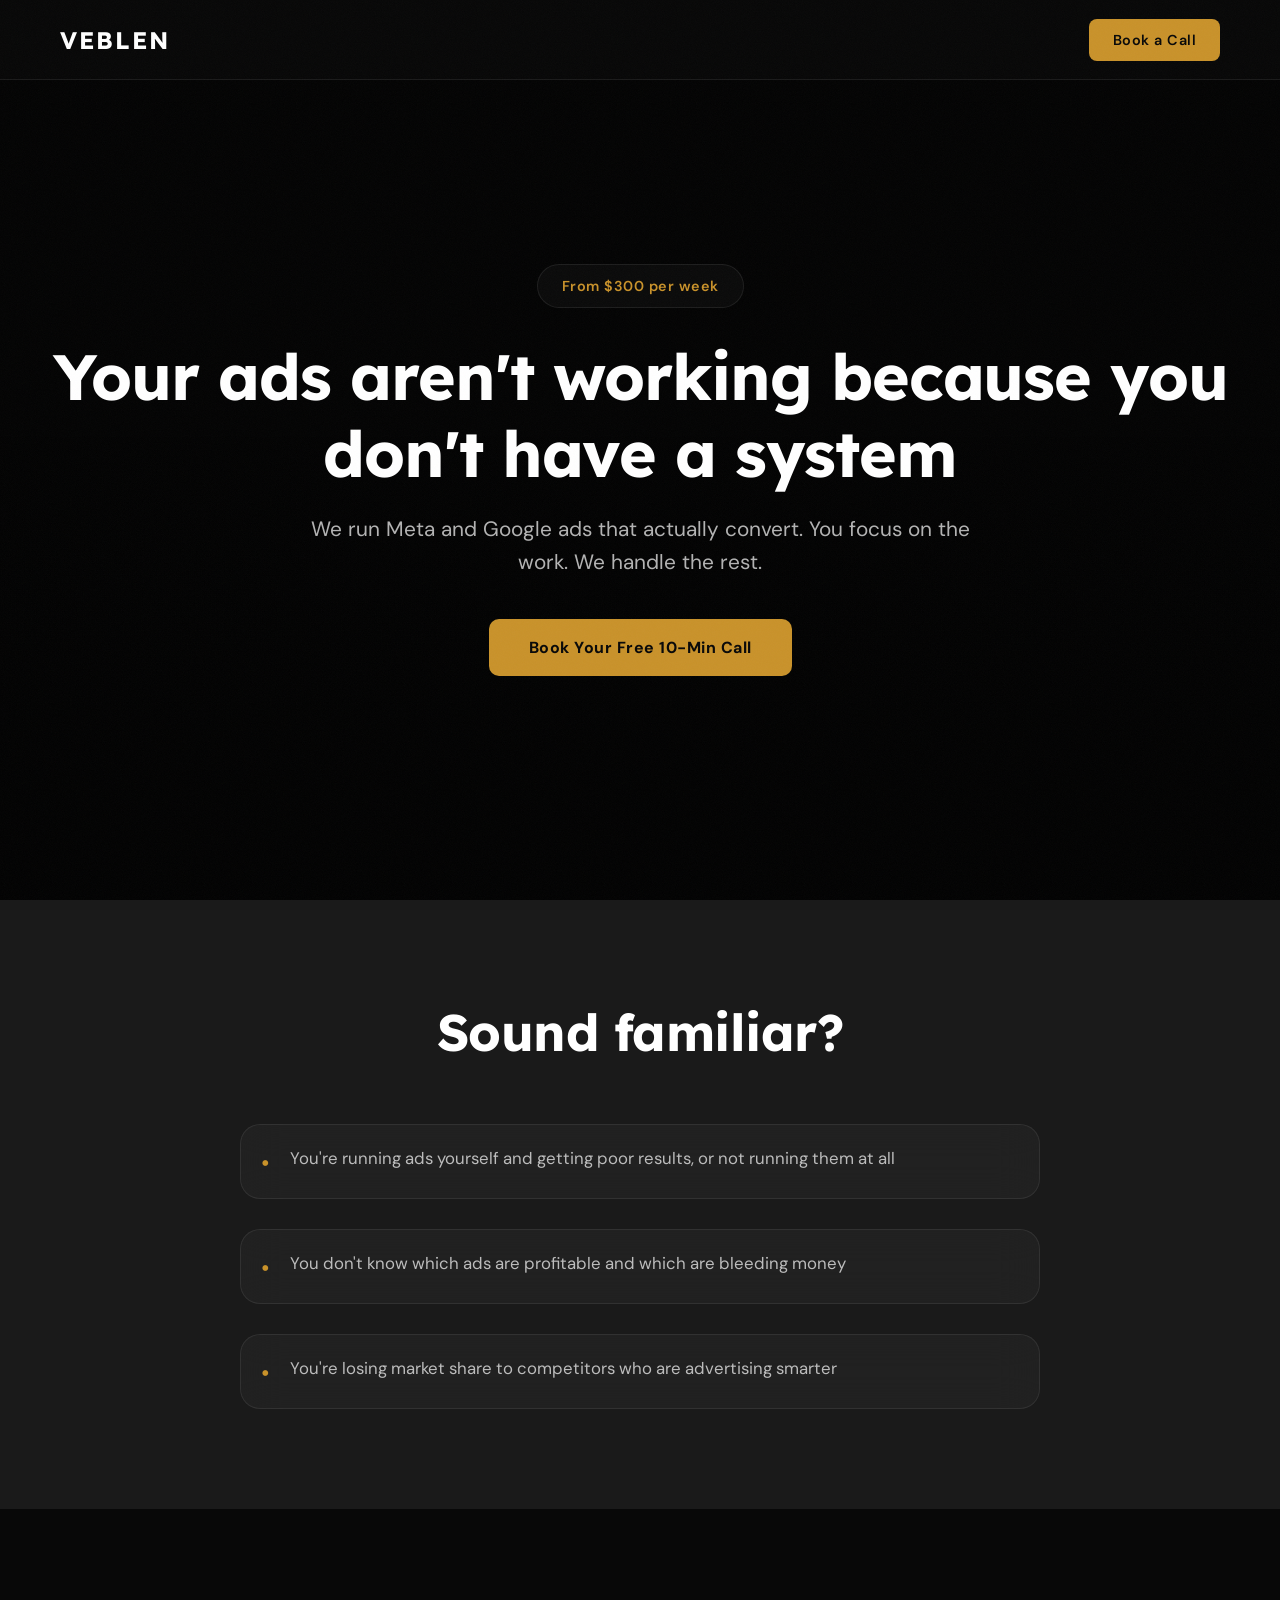
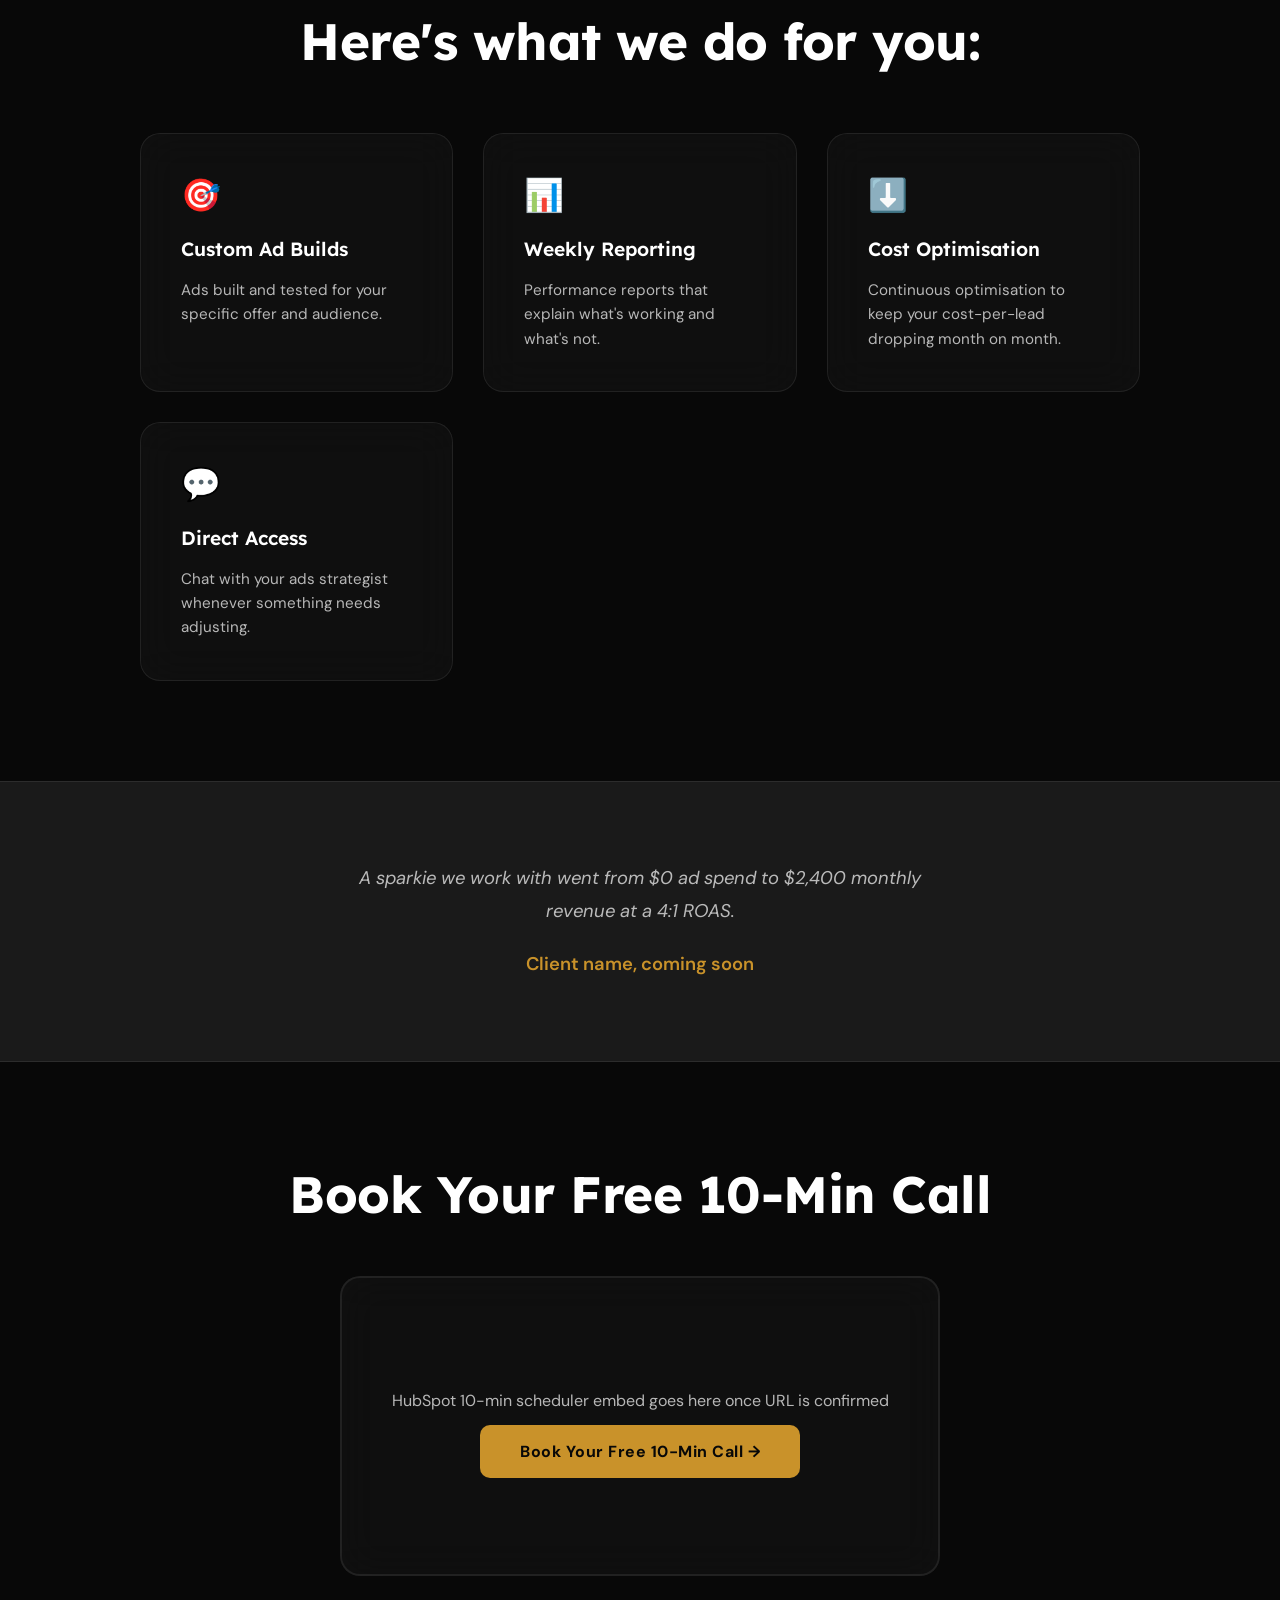
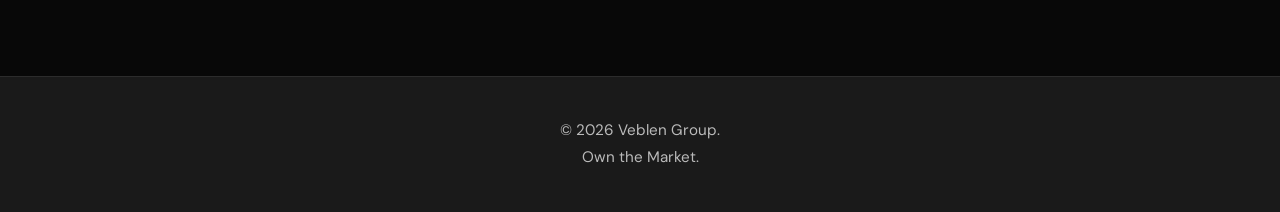
<file: ad-management/index.html>
<!DOCTYPE html>
<html lang="en">

<head>
  <meta charset="UTF-8" />
  <meta name="viewport" content="width=device-width, initial-scale=1.0" />
  <title>Done-for-You Ad Management From $300/wk | Veblen Group</title>
  <meta name="description"
    content="Meta and Google ads that actually convert. Done-for-you ad management with weekly reporting. From $300 per week." />
  <link rel="preconnect" href="https://fonts.googleapis.com" />
  <link rel="preconnect" href="https://fonts.gstatic.com" crossorigin />
  <link rel="stylesheet" href="https://fonts.googleapis.com/css2?family=Lexend:wght@300;400;500;600;700;800;900&family=DM+Sans:ital,wght@0,300;0,400;0,500;1,300&display=swap" />

  <style>
    /* ============================================
       RESET & VARIABLES
       ============================================ */
    :root {
      --black: #080808;
      --dark: #0f0f0f;
      --charcoal: #1a1a1a;
      --amber: #C9922A;
      --amber-light: #E5B04A;
      --white: #FFFFFF;
      --white-dim: rgba(255, 255, 255, 0.7);
      --white-faint: rgba(255, 255, 255, 0.15);
      --font-display: 'Lexend', sans-serif;
      --font-body: 'DM Sans', sans-serif;
      --glass-bg: rgba(255, 255, 255, 0.03);
      --glass-border: rgba(255, 255, 255, 0.08);
      --glass-radius: 20px;
      --glass-blur: 20px;
    }

    *,
    *::before,
    *::after {
      box-sizing: border-box;
      margin: 0;
      padding: 0;
    }

    html {
      scroll-behavior: smooth;
      overflow-x: hidden;
    }

    body {
      font-family: var(--font-body);
      background: var(--black);
      color: var(--white);
      overflow-x: hidden;
    }

    body::after {
      content: '';
      position: fixed;
      inset: 0;
      z-index: 99990;
      pointer-events: none;
      opacity: 0.035;
      background-image: url("data:image/svg+xml,%3Csvg viewBox='0 0 256 256' xmlns='http://www.w3.org/2000/svg'%3E%3Cfilter id='n'%3E%3CfeTurbulence type='fractalNoise' baseFrequency='0.9' numOctaves='4' stitchTiles='stitch'/%3E%3C/filter%3E%3Crect width='100%25' height='100%25' filter='url(%23n)'/%3E%3C/svg%3E");
      background-size: 200px 200px;
    }

    /* ============================================
       NAVBAR
       ============================================ */
    nav {
      position: fixed;
      top: 0;
      left: 0;
      right: 0;
      height: 80px;
      display: flex;
      align-items: center;
      justify-content: space-between;
      padding: 0 clamp(20px, 5vw, 60px);
      background: rgba(8, 8, 8, 0.95);
      backdrop-filter: blur(20px);
      border-bottom: 1px solid var(--glass-border);
      z-index: 1000;
    }

    .nav-logo {
      font-family: var(--font-display);
      font-size: clamp(1.2rem, 3vw, 1.5rem);
      font-weight: 700;
      color: var(--white);
      text-decoration: none;
      letter-spacing: 2px;
    }

    nav a:hover {
      color: var(--amber);
      transition: color 0.3s ease;
    }

    .nav-cta {
      background: var(--amber);
      color: var(--black);
      padding: 12px 24px;
      border-radius: 8px;
      text-decoration: none;
      font-weight: 600;
      font-size: 0.9rem;
      letter-spacing: 0.5px;
      transition: background 0.3s ease, transform 0.2s ease;
      font-family: var(--font-body);
      border: none;
      cursor: pointer;
    }

    .nav-cta:hover {
      background: var(--amber-light);
      transform: translateY(-2px);
    }

    /* ============================================
       HERO SECTION
       ============================================ */
    .hero {
      min-height: 100vh;
      display: flex;
      flex-direction: column;
      align-items: center;
      justify-content: center;
      text-align: center;
      padding: 120px 20px 80px;
      position: relative;
      background: linear-gradient(rgba(0,0,0,0.60), rgba(0,0,0,0.78)), url('https://images.unsplash.com/photo-1611162617213-7d7a39e9b1d7?auto=format&fit=crop&w=1920&q=80') center/cover no-repeat;
    }

    .hero h1 {
      font-family: var(--font-display);
      font-size: clamp(2.2rem, 5vw, 4.5rem);
      font-weight: 700;
      margin-bottom: 20px;
      line-height: 1.2;
      letter-spacing: -1px;
    }

    .hero p {
      font-size: clamp(1rem, 2vw, 1.3rem);
      color: var(--white-dim);
      max-width: 700px;
      margin-bottom: 40px;
      line-height: 1.6;
    }

    .price-badge {
      display: inline-block;
      background: var(--glass-bg);
      border: 1px solid var(--glass-border);
      padding: 12px 24px;
      border-radius: 50px;
      font-size: 0.9rem;
      color: var(--amber);
      font-weight: 600;
      margin-bottom: 30px;
      letter-spacing: 0.5px;
    }

    .hero-cta {
      background: var(--amber);
      color: var(--black);
      padding: 18px 40px;
      border-radius: 10px;
      text-decoration: none;
      font-weight: 700;
      font-size: 1rem;
      letter-spacing: 0.5px;
      transition: all 0.3s ease;
      border: none;
      cursor: pointer;
      font-family: var(--font-body);
    }

    .hero-cta:hover {
      background: var(--amber-light);
      transform: translateY(-3px);
      box-shadow: 0 20px 40px rgba(201, 146, 42, 0.3);
    }

    /* ============================================
       PAIN POINTS SECTION
       ============================================ */
    .pain-points {
      padding: 100px clamp(20px, 5vw, 60px);
      background: var(--charcoal);
      text-align: center;
    }

    .pain-points h2 {
      font-family: var(--font-display);
      font-size: clamp(2rem, 4vw, 3.5rem);
      font-weight: 700;
      margin-bottom: 60px;
      letter-spacing: -0.5px;
    }

    .pain-list {
      max-width: 800px;
      margin: 0 auto;
      display: flex;
      flex-direction: column;
      gap: 30px;
    }

    .pain-item {
      display: flex;
      align-items: flex-start;
      gap: 20px;
      text-align: left;
      padding: 20px;
      background: var(--glass-bg);
      border: 1px solid var(--glass-border);
      border-radius: var(--glass-radius);
      backdrop-filter: blur(var(--glass-blur));
    }

    .pain-icon {
      font-size: 1.5rem;
      flex-shrink: 0;
      margin-top: 2px;
      color: var(--amber);
    }

    .pain-text {
      font-size: 1.05rem;
      line-height: 1.6;
      color: var(--white-dim);
    }

    /* ============================================
       WHAT YOU GET SECTION
       ============================================ */
    .benefits {
      padding: 100px clamp(20px, 5vw, 60px);
      background: var(--black);
    }

    .benefits h2 {
      font-family: var(--font-display);
      font-size: clamp(2rem, 4vw, 3.5rem);
      font-weight: 700;
      margin-bottom: 60px;
      text-align: center;
      letter-spacing: -0.5px;
    }

    .benefits-grid {
      max-width: 1000px;
      margin: 0 auto;
      display: grid;
      grid-template-columns: repeat(auto-fit, minmax(280px, 1fr));
      gap: 30px;
    }

    .benefit-card {
      background: var(--glass-bg);
      border: 1px solid var(--glass-border);
      border-radius: var(--glass-radius);
      padding: 40px;
      backdrop-filter: blur(var(--glass-blur));
      transition: all 0.3s ease;
    }

    .benefit-card:hover {
      background: rgba(201, 146, 42, 0.08);
      border-color: var(--amber);
    }

    .benefit-icon {
      font-size: 2rem;
      margin-bottom: 20px;
      color: var(--amber);
    }

    .benefit-card h3 {
      font-family: var(--font-display);
      font-size: 1.2rem;
      font-weight: 600;
      margin-bottom: 15px;
      line-height: 1.4;
    }

    .benefit-card p {
      font-size: 0.95rem;
      color: var(--white-dim);
      line-height: 1.6;
    }

    /* ============================================
       SOCIAL PROOF SECTION
       ============================================ */
    .social-proof {
      padding: 80px clamp(20px, 5vw, 60px);
      background: var(--charcoal);
      text-align: center;
      border-top: 1px solid var(--glass-border);
      border-bottom: 1px solid var(--glass-border);
    }

    .testimonial {
      max-width: 600px;
      margin: 0 auto;
      font-size: 1.15rem;
      font-style: italic;
      color: var(--white-dim);
      line-height: 1.8;
    }

    .testimonial-author {
      margin-top: 20px;
      font-style: normal;
      color: var(--amber);
      font-weight: 600;
    }

    /* ============================================
       SCHEDULER SECTION
       ============================================ */
    #scheduler {
      padding: 100px clamp(20px, 5vw, 60px);
      background: var(--black);
      text-align: center;
    }

    #scheduler h2 {
      font-family: var(--font-display);
      font-size: clamp(2rem, 4vw, 3.5rem);
      font-weight: 700;
      margin-bottom: 50px;
      letter-spacing: -0.5px;
    }

    .scheduler-container {
      max-width: 600px;
      margin: 0 auto;
      background: var(--glass-bg);
      border: 2px solid var(--glass-border);
      border-radius: var(--glass-radius);
      padding: 60px 40px;
      backdrop-filter: blur(var(--glass-blur));
      min-height: 300px;
      display: flex;
      flex-direction: column;
      align-items: center;
      justify-content: center;
    }

    .scheduler-placeholder {
      color: var(--white-dim);
      font-size: 1rem;
      margin-bottom: 30px;
      text-align: center;
    }

    .scheduler-button {
      background: var(--amber);
      color: var(--black);
      padding: 16px 40px;
      border-radius: 10px;
      text-decoration: none;
      font-weight: 700;
      font-size: 1rem;
      letter-spacing: 0.5px;
      transition: all 0.3s ease;
      border: none;
      cursor: pointer;
      font-family: var(--font-body);
    }

    .scheduler-button:hover {
      background: var(--amber-light);
      transform: translateY(-3px);
      box-shadow: 0 20px 40px rgba(201, 146, 42, 0.3);
    }

    /* ============================================
       FOOTER
       ============================================ */
    footer {
      padding: 40px clamp(20px, 5vw, 60px);
      background: var(--charcoal);
      text-align: center;
      border-top: 1px solid var(--glass-border);
      font-size: 0.95rem;
      color: var(--white-dim);
    }

    footer p {
      margin: 0;
      line-height: 1.8;
    }

    /* ============================================
       MOBILE RESPONSIVE
       ============================================ */
    @media (max-width: 768px) {
      nav {
        padding: 0 20px;
      }

      .hero {
        padding: 100px 20px 60px;
      }

      .pain-list,
      .benefits-grid {
        gap: 20px;
      }

      .benefit-card {
        padding: 30px 20px;
      }

      .scheduler-container {
        padding: 40px 20px;
      }
    }
  </style>
</head>

<body>

  <!-- NAVBAR -->
  <nav>
    <a href="../" class="nav-logo">VEBLEN</a>
    <a href="#scheduler" class="nav-cta">Book a Call</a>
  </nav>

  <!-- HERO SECTION -->
  <section class="hero">
    <div class="price-badge">From $300 per week</div>
    <h1>Your ads aren't working because you don't have a system</h1>
    <p>We run Meta and Google ads that actually convert. You focus on the work. We handle the rest.</p>
    <button class="hero-cta" onclick="document.getElementById('scheduler').scrollIntoView({ behavior: 'smooth' })">Book Your Free 10-Min Call</button>
  </section>

  <!-- PAIN POINTS SECTION -->
  <section class="pain-points">
    <h2>Sound familiar?</h2>
    <div class="pain-list">
      <div class="pain-item">
        <div class="pain-icon">•</div>
        <div class="pain-text">You're running ads yourself and getting poor results, or not running them at all</div>
      </div>
      <div class="pain-item">
        <div class="pain-icon">•</div>
        <div class="pain-text">You don't know which ads are profitable and which are bleeding money</div>
      </div>
      <div class="pain-item">
        <div class="pain-icon">•</div>
        <div class="pain-text">You're losing market share to competitors who are advertising smarter</div>
      </div>
    </div>
  </section>

  <!-- BENEFITS SECTION -->
  <section class="benefits">
    <h2>Here's what we do for you:</h2>
    <div class="benefits-grid">
      <div class="benefit-card">
        <div class="benefit-icon">🎯</div>
        <h3>Custom Ad Builds</h3>
        <p>Ads built and tested for your specific offer and audience.</p>
      </div>
      <div class="benefit-card">
        <div class="benefit-icon">📊</div>
        <h3>Weekly Reporting</h3>
        <p>Performance reports that explain what's working and what's not.</p>
      </div>
      <div class="benefit-card">
        <div class="benefit-icon">⬇️</div>
        <h3>Cost Optimisation</h3>
        <p>Continuous optimisation to keep your cost-per-lead dropping month on month.</p>
      </div>
      <div class="benefit-card">
        <div class="benefit-icon">💬</div>
        <h3>Direct Access</h3>
        <p>Chat with your ads strategist whenever something needs adjusting.</p>
      </div>
    </div>
  </section>

  <!-- SOCIAL PROOF SECTION -->
  <section class="social-proof">
    <div class="testimonial">
      A sparkie we work with went from $0 ad spend to $2,400 monthly revenue at a 4:1 ROAS.
      <div class="testimonial-author">Client name, coming soon</div>
    </div>
  </section>

  <!-- SCHEDULER SECTION -->
  <section id="scheduler">
    <h2>Book Your Free 10-Min Call</h2>
    <div class="scheduler-container">
      <div class="hubspot-scheduler-embed">
        <div class="scheduler-placeholder">
          HubSpot 10-min scheduler embed goes here once URL is confirmed
        </div>
        <a href="https://meetings-ap1.hubspot.com/zac-macanally/10-minute" class="scheduler-button" target="_blank" rel="noopener">Book Your Free 10-Min Call →</a>
      </div>
    </div>
  </section>

  <!-- FOOTER -->
  <footer>
    <p>&copy; 2026 Veblen Group.<br>Own the Market.</p>
  </footer>

</body>

</html>
</file>
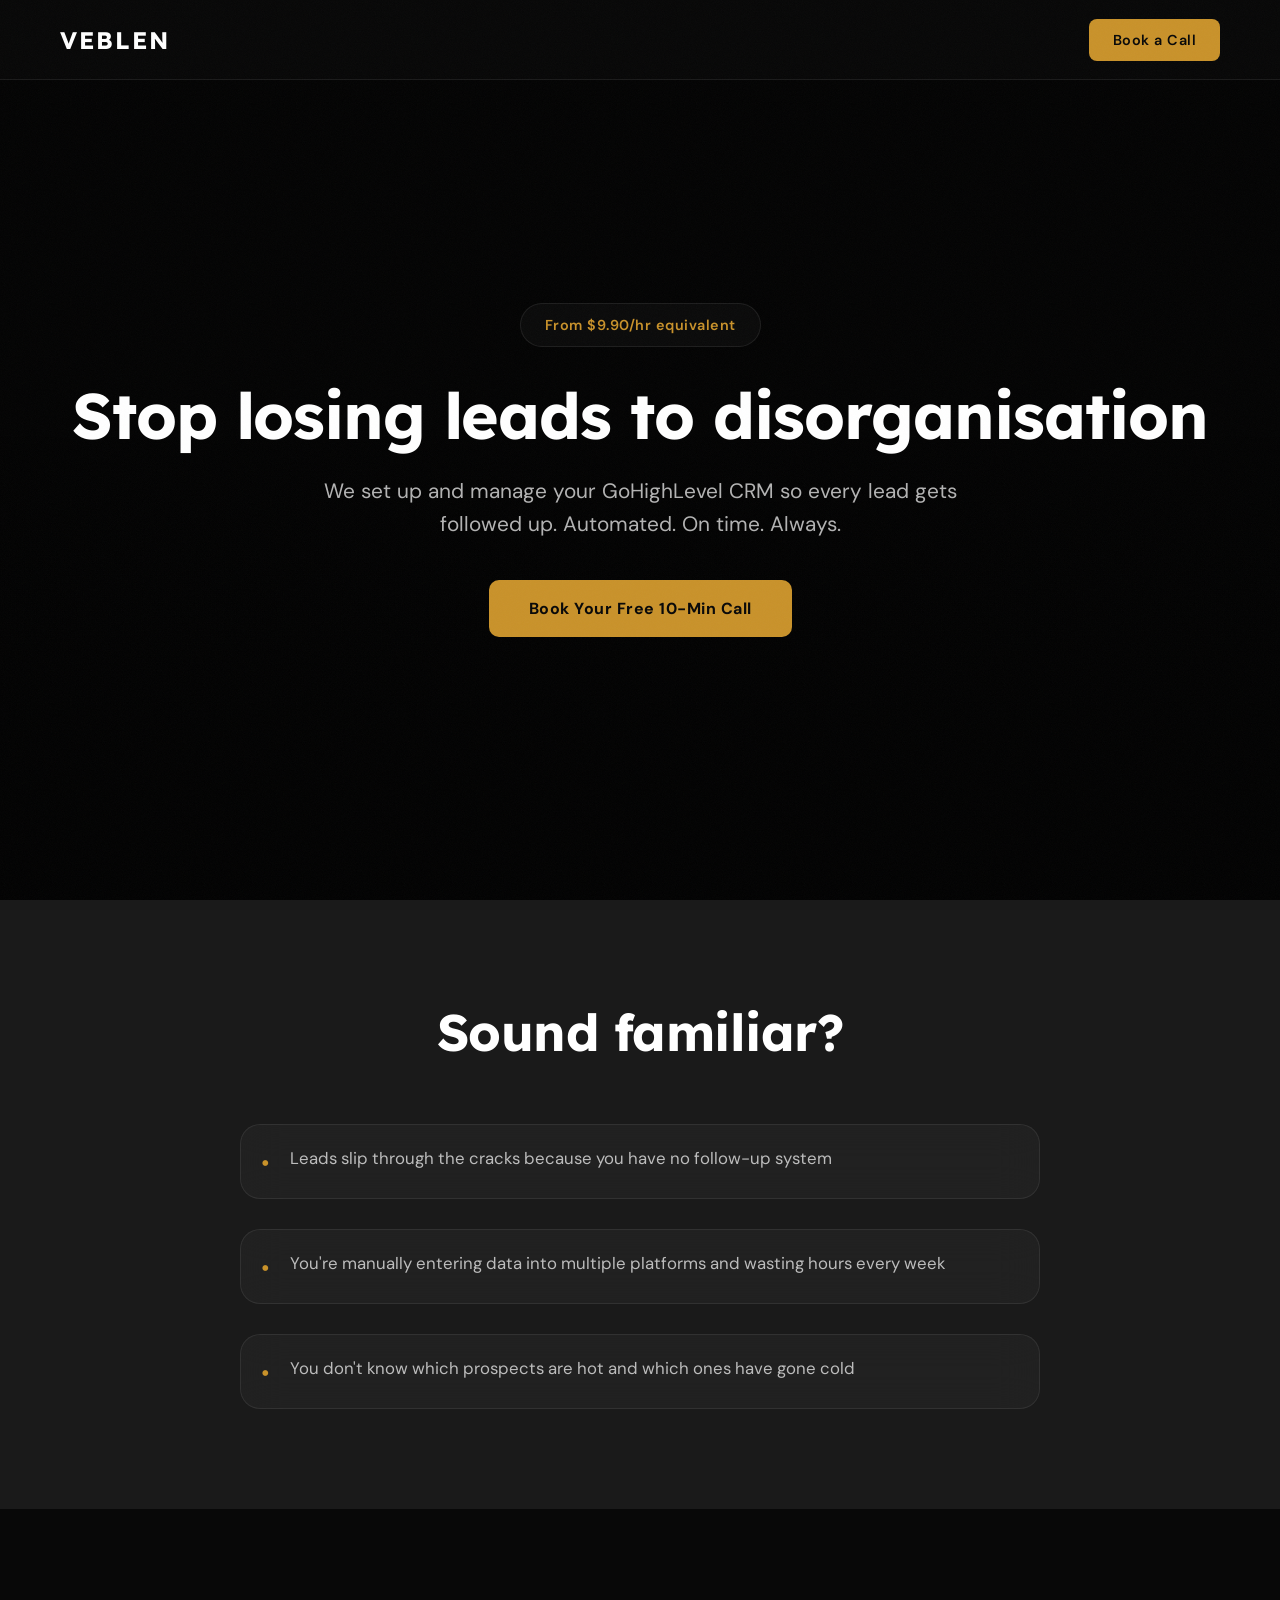
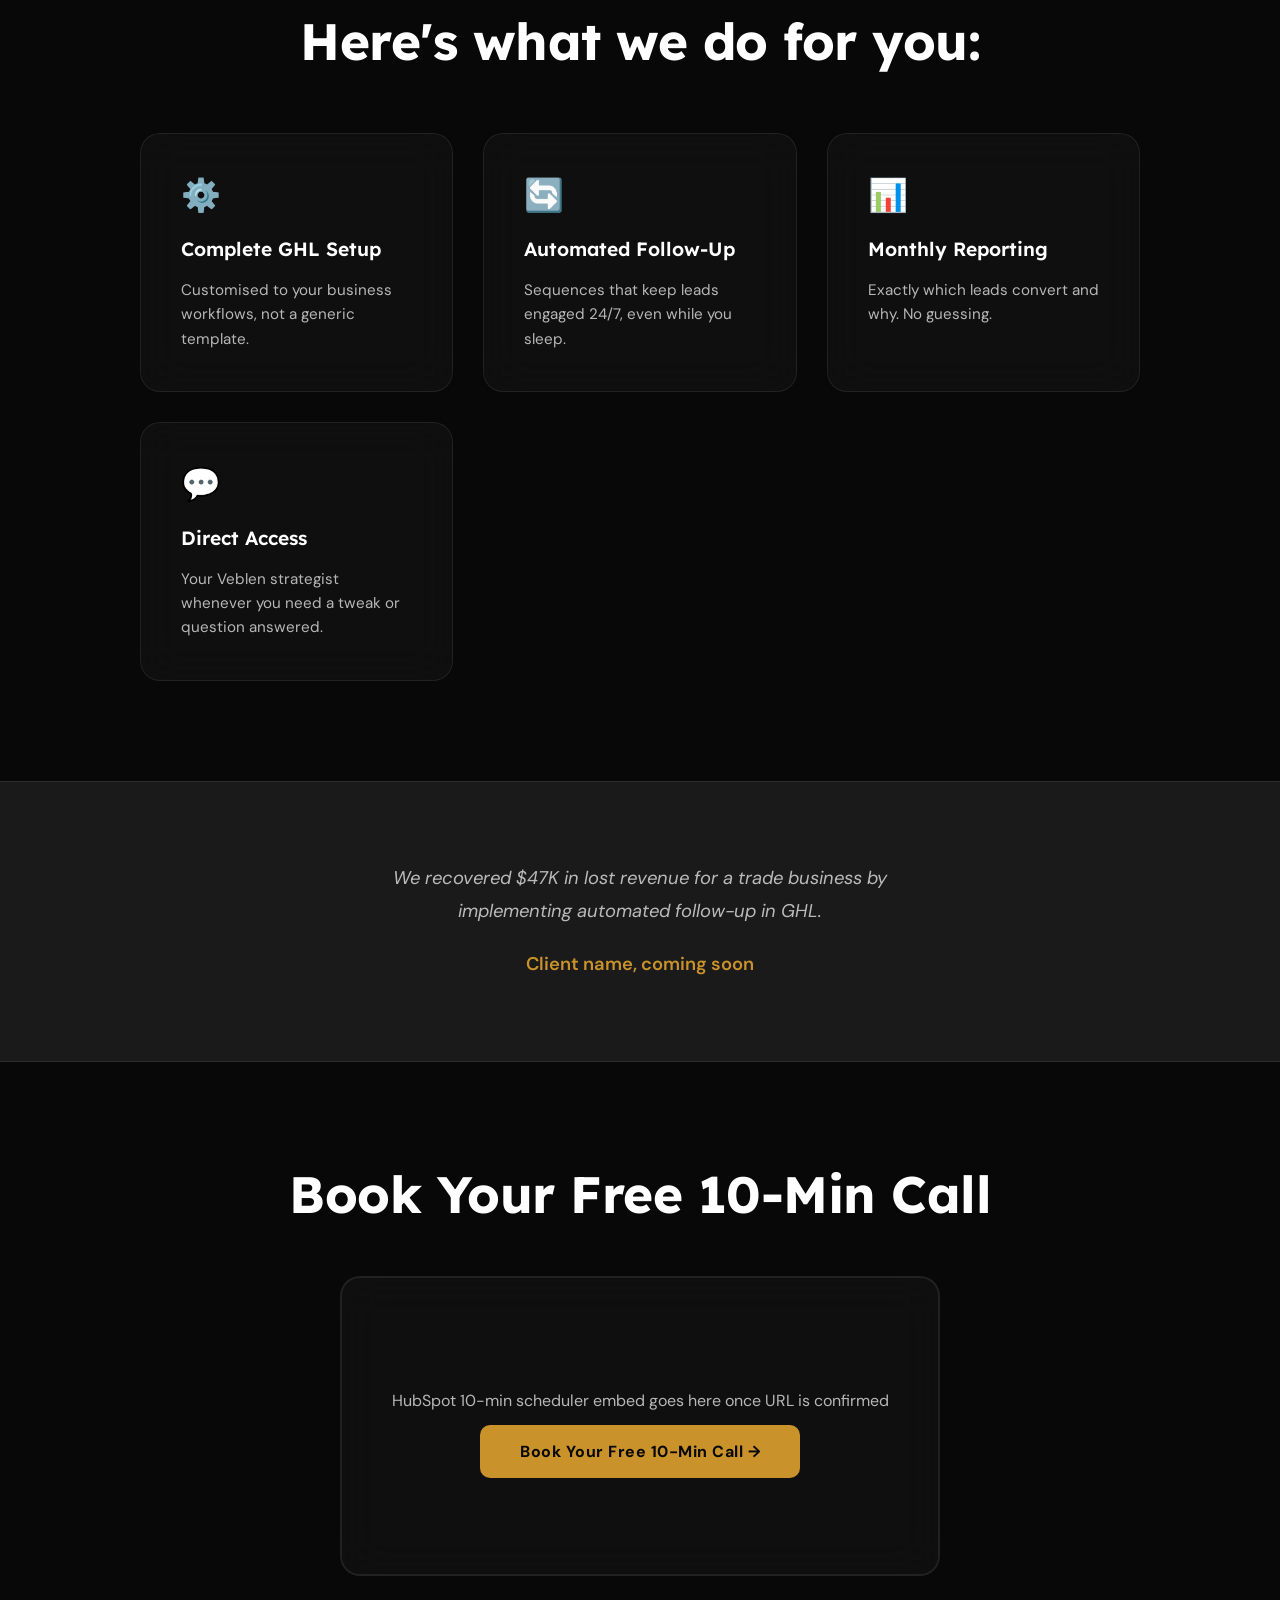
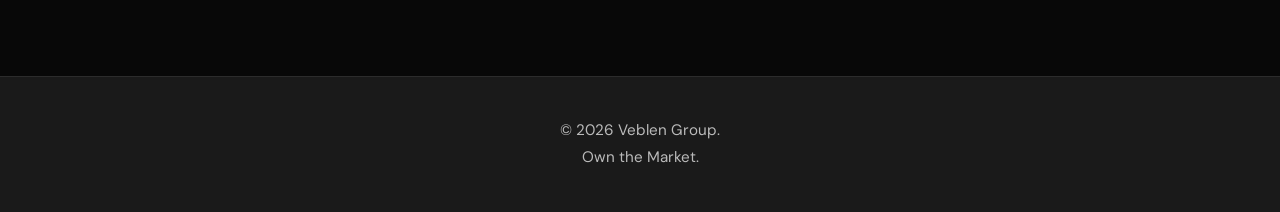
<file: crm-management/index.html>
<!DOCTYPE html>
<html lang="en">

<head>
  <meta charset="UTF-8" />
  <meta name="viewport" content="width=device-width, initial-scale=1.0" />
  <title>Stop Losing Leads to Disorganisation | Veblen Group</title>
  <meta name="description"
    content="We set up and manage your GoHighLevel CRM so every lead gets followed up. Automated. On time. Always. From $9.90/hr equivalent." />
  <link rel="preconnect" href="https://fonts.googleapis.com" />
  <link rel="preconnect" href="https://fonts.gstatic.com" crossorigin />
  <link rel="stylesheet" href="https://fonts.googleapis.com/css2?family=Lexend:wght@300;400;500;600;700;800;900&family=DM+Sans:ital,wght@0,300;0,400;0,500;1,300&display=swap" />

  <style>
    /* ============================================
       RESET & VARIABLES
       ============================================ */
    :root {
      --black: #080808;
      --dark: #0f0f0f;
      --charcoal: #1a1a1a;
      --amber: #C9922A;
      --amber-light: #E5B04A;
      --white: #FFFFFF;
      --white-dim: rgba(255, 255, 255, 0.7);
      --white-faint: rgba(255, 255, 255, 0.15);
      --font-display: 'Lexend', sans-serif;
      --font-body: 'DM Sans', sans-serif;
      --glass-bg: rgba(255, 255, 255, 0.03);
      --glass-border: rgba(255, 255, 255, 0.08);
      --glass-radius: 20px;
      --glass-blur: 20px;
    }

    *,
    *::before,
    *::after {
      box-sizing: border-box;
      margin: 0;
      padding: 0;
    }

    html {
      scroll-behavior: smooth;
      overflow-x: hidden;
    }

    body {
      font-family: var(--font-body);
      background: var(--black);
      color: var(--white);
      overflow-x: hidden;
    }

    body::after {
      content: '';
      position: fixed;
      inset: 0;
      z-index: 99990;
      pointer-events: none;
      opacity: 0.035;
      background-image: url("data:image/svg+xml,%3Csvg viewBox='0 0 256 256' xmlns='http://www.w3.org/2000/svg'%3E%3Cfilter id='n'%3E%3CfeTurbulence type='fractalNoise' baseFrequency='0.9' numOctaves='4' stitchTiles='stitch'/%3E%3C/filter%3E%3Crect width='100%25' height='100%25' filter='url(%23n)'/%3E%3C/svg%3E");
      background-size: 200px 200px;
    }

    /* ============================================
       NAVBAR
       ============================================ */
    nav {
      position: fixed;
      top: 0;
      left: 0;
      right: 0;
      height: 80px;
      display: flex;
      align-items: center;
      justify-content: space-between;
      padding: 0 clamp(20px, 5vw, 60px);
      background: rgba(8, 8, 8, 0.95);
      backdrop-filter: blur(20px);
      border-bottom: 1px solid var(--glass-border);
      z-index: 1000;
    }

    .nav-logo {
      font-family: var(--font-display);
      font-size: clamp(1.2rem, 3vw, 1.5rem);
      font-weight: 700;
      color: var(--white);
      text-decoration: none;
      letter-spacing: 2px;
    }

    nav a:hover {
      color: var(--amber);
      transition: color 0.3s ease;
    }

    .nav-cta {
      background: var(--amber);
      color: var(--black);
      padding: 12px 24px;
      border-radius: 8px;
      text-decoration: none;
      font-weight: 600;
      font-size: 0.9rem;
      letter-spacing: 0.5px;
      transition: background 0.3s ease, transform 0.2s ease;
      font-family: var(--font-body);
      border: none;
      cursor: pointer;
    }

    .nav-cta:hover {
      background: var(--amber-light);
      transform: translateY(-2px);
    }

    /* ============================================
       HERO SECTION
       ============================================ */
    .hero {
      min-height: 100vh;
      display: flex;
      flex-direction: column;
      align-items: center;
      justify-content: center;
      text-align: center;
      padding: 120px 20px 80px;
      position: relative;
      background: linear-gradient(rgba(0,0,0,0.60), rgba(0,0,0,0.78)), url('https://images.unsplash.com/photo-1460925895917-afdab827c52f?auto=format&fit=crop&w=1920&q=80') center/cover no-repeat;
    }

    .hero h1 {
      font-family: var(--font-display);
      font-size: clamp(2.2rem, 5vw, 4.5rem);
      font-weight: 700;
      margin-bottom: 20px;
      line-height: 1.2;
      letter-spacing: -1px;
    }

    .hero p {
      font-size: clamp(1rem, 2vw, 1.3rem);
      color: var(--white-dim);
      max-width: 700px;
      margin-bottom: 40px;
      line-height: 1.6;
    }

    .price-badge {
      display: inline-block;
      background: var(--glass-bg);
      border: 1px solid var(--glass-border);
      padding: 12px 24px;
      border-radius: 50px;
      font-size: 0.9rem;
      color: var(--amber);
      font-weight: 600;
      margin-bottom: 30px;
      letter-spacing: 0.5px;
    }

    .hero-cta {
      background: var(--amber);
      color: var(--black);
      padding: 18px 40px;
      border-radius: 10px;
      text-decoration: none;
      font-weight: 700;
      font-size: 1rem;
      letter-spacing: 0.5px;
      transition: all 0.3s ease;
      border: none;
      cursor: pointer;
      font-family: var(--font-body);
    }

    .hero-cta:hover {
      background: var(--amber-light);
      transform: translateY(-3px);
      box-shadow: 0 20px 40px rgba(201, 146, 42, 0.3);
    }

    /* ============================================
       PAIN POINTS SECTION
       ============================================ */
    .pain-points {
      padding: 100px clamp(20px, 5vw, 60px);
      background: var(--charcoal);
      text-align: center;
    }

    .pain-points h2 {
      font-family: var(--font-display);
      font-size: clamp(2rem, 4vw, 3.5rem);
      font-weight: 700;
      margin-bottom: 60px;
      letter-spacing: -0.5px;
    }

    .pain-list {
      max-width: 800px;
      margin: 0 auto;
      display: flex;
      flex-direction: column;
      gap: 30px;
    }

    .pain-item {
      display: flex;
      align-items: flex-start;
      gap: 20px;
      text-align: left;
      padding: 20px;
      background: var(--glass-bg);
      border: 1px solid var(--glass-border);
      border-radius: var(--glass-radius);
      backdrop-filter: blur(var(--glass-blur));
    }

    .pain-icon {
      font-size: 1.5rem;
      flex-shrink: 0;
      margin-top: 2px;
      color: var(--amber);
    }

    .pain-text {
      font-size: 1.05rem;
      line-height: 1.6;
      color: var(--white-dim);
    }

    /* ============================================
       WHAT YOU GET SECTION
       ============================================ */
    .benefits {
      padding: 100px clamp(20px, 5vw, 60px);
      background: var(--black);
    }

    .benefits h2 {
      font-family: var(--font-display);
      font-size: clamp(2rem, 4vw, 3.5rem);
      font-weight: 700;
      margin-bottom: 60px;
      text-align: center;
      letter-spacing: -0.5px;
    }

    .benefits-grid {
      max-width: 1000px;
      margin: 0 auto;
      display: grid;
      grid-template-columns: repeat(auto-fit, minmax(280px, 1fr));
      gap: 30px;
    }

    .benefit-card {
      background: var(--glass-bg);
      border: 1px solid var(--glass-border);
      border-radius: var(--glass-radius);
      padding: 40px;
      backdrop-filter: blur(var(--glass-blur));
      transition: all 0.3s ease;
    }

    .benefit-card:hover {
      background: rgba(201, 146, 42, 0.08);
      border-color: var(--amber);
    }

    .benefit-icon {
      font-size: 2rem;
      margin-bottom: 20px;
      color: var(--amber);
    }

    .benefit-card h3 {
      font-family: var(--font-display);
      font-size: 1.2rem;
      font-weight: 600;
      margin-bottom: 15px;
      line-height: 1.4;
    }

    .benefit-card p {
      font-size: 0.95rem;
      color: var(--white-dim);
      line-height: 1.6;
    }

    /* ============================================
       SOCIAL PROOF SECTION
       ============================================ */
    .social-proof {
      padding: 80px clamp(20px, 5vw, 60px);
      background: var(--charcoal);
      text-align: center;
      border-top: 1px solid var(--glass-border);
      border-bottom: 1px solid var(--glass-border);
    }

    .testimonial {
      max-width: 600px;
      margin: 0 auto;
      font-size: 1.15rem;
      font-style: italic;
      color: var(--white-dim);
      line-height: 1.8;
    }

    .testimonial-author {
      margin-top: 20px;
      font-style: normal;
      color: var(--amber);
      font-weight: 600;
    }

    /* ============================================
       SCHEDULER SECTION
       ============================================ */
    #scheduler {
      padding: 100px clamp(20px, 5vw, 60px);
      background: var(--black);
      text-align: center;
    }

    #scheduler h2 {
      font-family: var(--font-display);
      font-size: clamp(2rem, 4vw, 3.5rem);
      font-weight: 700;
      margin-bottom: 50px;
      letter-spacing: -0.5px;
    }

    .scheduler-container {
      max-width: 600px;
      margin: 0 auto;
      background: var(--glass-bg);
      border: 2px solid var(--glass-border);
      border-radius: var(--glass-radius);
      padding: 60px 40px;
      backdrop-filter: blur(var(--glass-blur));
      min-height: 300px;
      display: flex;
      flex-direction: column;
      align-items: center;
      justify-content: center;
    }

    .scheduler-placeholder {
      color: var(--white-dim);
      font-size: 1rem;
      margin-bottom: 30px;
      text-align: center;
    }

    .scheduler-button {
      background: var(--amber);
      color: var(--black);
      padding: 16px 40px;
      border-radius: 10px;
      text-decoration: none;
      font-weight: 700;
      font-size: 1rem;
      letter-spacing: 0.5px;
      transition: all 0.3s ease;
      border: none;
      cursor: pointer;
      font-family: var(--font-body);
    }

    .scheduler-button:hover {
      background: var(--amber-light);
      transform: translateY(-3px);
      box-shadow: 0 20px 40px rgba(201, 146, 42, 0.3);
    }

    /* ============================================
       FOOTER
       ============================================ */
    footer {
      padding: 40px clamp(20px, 5vw, 60px);
      background: var(--charcoal);
      text-align: center;
      border-top: 1px solid var(--glass-border);
      font-size: 0.95rem;
      color: var(--white-dim);
    }

    footer p {
      margin: 0;
      line-height: 1.8;
    }

    /* ============================================
       MOBILE RESPONSIVE
       ============================================ */
    @media (max-width: 768px) {
      nav {
        padding: 0 20px;
      }

      .hero {
        padding: 100px 20px 60px;
      }

      .pain-list,
      .benefits-grid {
        gap: 20px;
      }

      .benefit-card {
        padding: 30px 20px;
      }

      .scheduler-container {
        padding: 40px 20px;
      }
    }
  </style>
</head>

<body>

  <!-- NAVBAR -->
  <nav>
    <a href="../" class="nav-logo">VEBLEN</a>
    <a href="#scheduler" class="nav-cta">Book a Call</a>
  </nav>

  <!-- HERO SECTION -->
  <section class="hero">
    <div class="price-badge">From $9.90/hr equivalent</div>
    <h1>Stop losing leads to disorganisation</h1>
    <p>We set up and manage your GoHighLevel CRM so every lead gets followed up. Automated. On time. Always.</p>
    <button class="hero-cta" onclick="document.getElementById('scheduler').scrollIntoView({ behavior: 'smooth' })">Book Your Free 10-Min Call</button>
  </section>

  <!-- PAIN POINTS SECTION -->
  <section class="pain-points">
    <h2>Sound familiar?</h2>
    <div class="pain-list">
      <div class="pain-item">
        <div class="pain-icon">•</div>
        <div class="pain-text">Leads slip through the cracks because you have no follow-up system</div>
      </div>
      <div class="pain-item">
        <div class="pain-icon">•</div>
        <div class="pain-text">You're manually entering data into multiple platforms and wasting hours every week</div>
      </div>
      <div class="pain-item">
        <div class="pain-icon">•</div>
        <div class="pain-text">You don't know which prospects are hot and which ones have gone cold</div>
      </div>
    </div>
  </section>

  <!-- BENEFITS SECTION -->
  <section class="benefits">
    <h2>Here's what we do for you:</h2>
    <div class="benefits-grid">
      <div class="benefit-card">
        <div class="benefit-icon">⚙️</div>
        <h3>Complete GHL Setup</h3>
        <p>Customised to your business workflows, not a generic template.</p>
      </div>
      <div class="benefit-card">
        <div class="benefit-icon">🔄</div>
        <h3>Automated Follow-Up</h3>
        <p>Sequences that keep leads engaged 24/7, even while you sleep.</p>
      </div>
      <div class="benefit-card">
        <div class="benefit-icon">📊</div>
        <h3>Monthly Reporting</h3>
        <p>Exactly which leads convert and why. No guessing.</p>
      </div>
      <div class="benefit-card">
        <div class="benefit-icon">💬</div>
        <h3>Direct Access</h3>
        <p>Your Veblen strategist whenever you need a tweak or question answered.</p>
      </div>
    </div>
  </section>

  <!-- SOCIAL PROOF SECTION -->
  <section class="social-proof">
    <div class="testimonial">
      We recovered $47K in lost revenue for a trade business by implementing automated follow-up in GHL.
      <div class="testimonial-author">Client name, coming soon</div>
    </div>
  </section>

  <!-- SCHEDULER SECTION -->
  <section id="scheduler">
    <h2>Book Your Free 10-Min Call</h2>
    <div class="scheduler-container">
      <div class="hubspot-scheduler-embed">
        <div class="scheduler-placeholder">
          HubSpot 10-min scheduler embed goes here once URL is confirmed
        </div>
        <a href="https://meetings-ap1.hubspot.com/zac-macanally/10-minute" class="scheduler-button" target="_blank" rel="noopener">Book Your Free 10-Min Call →</a>
      </div>
    </div>
  </section>

  <!-- FOOTER -->
  <footer>
    <p>&copy; 2026 Veblen Group.<br>Own the Market.</p>
  </footer>

</body>

</html>
</file>
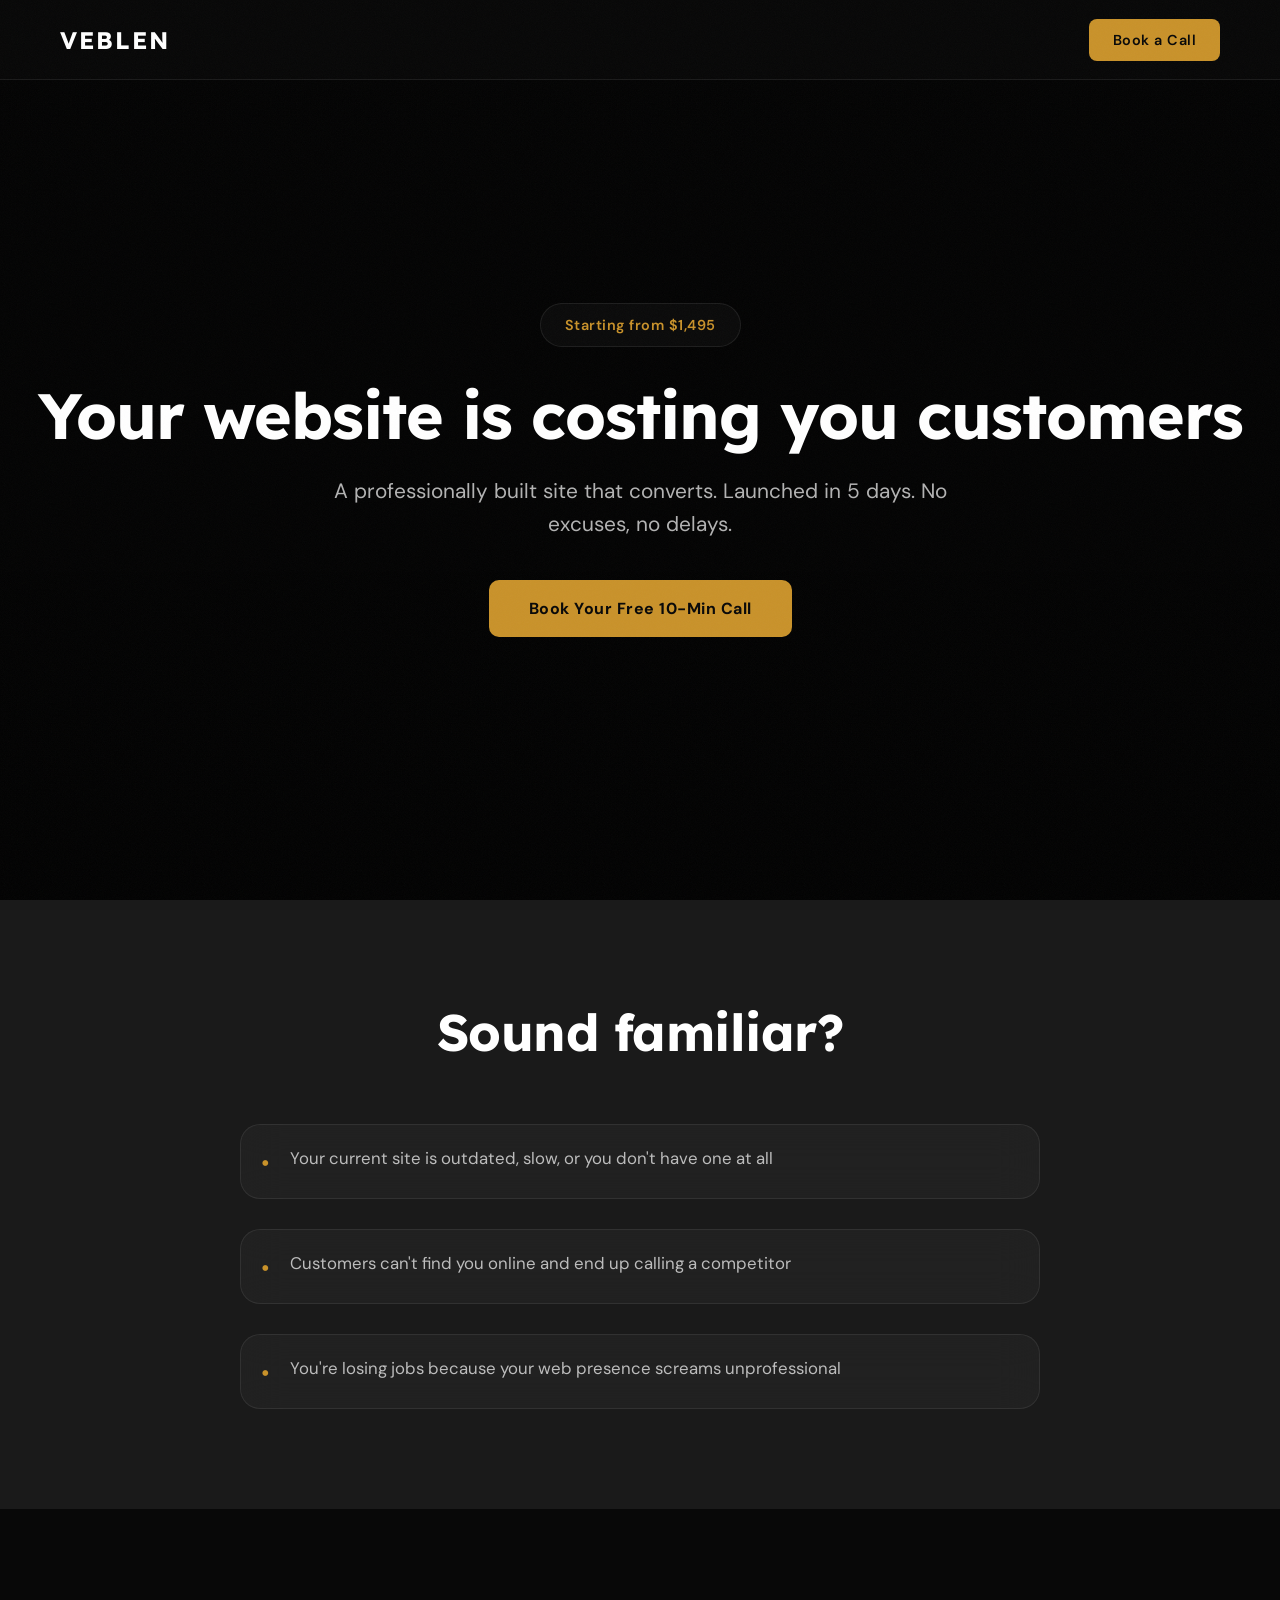
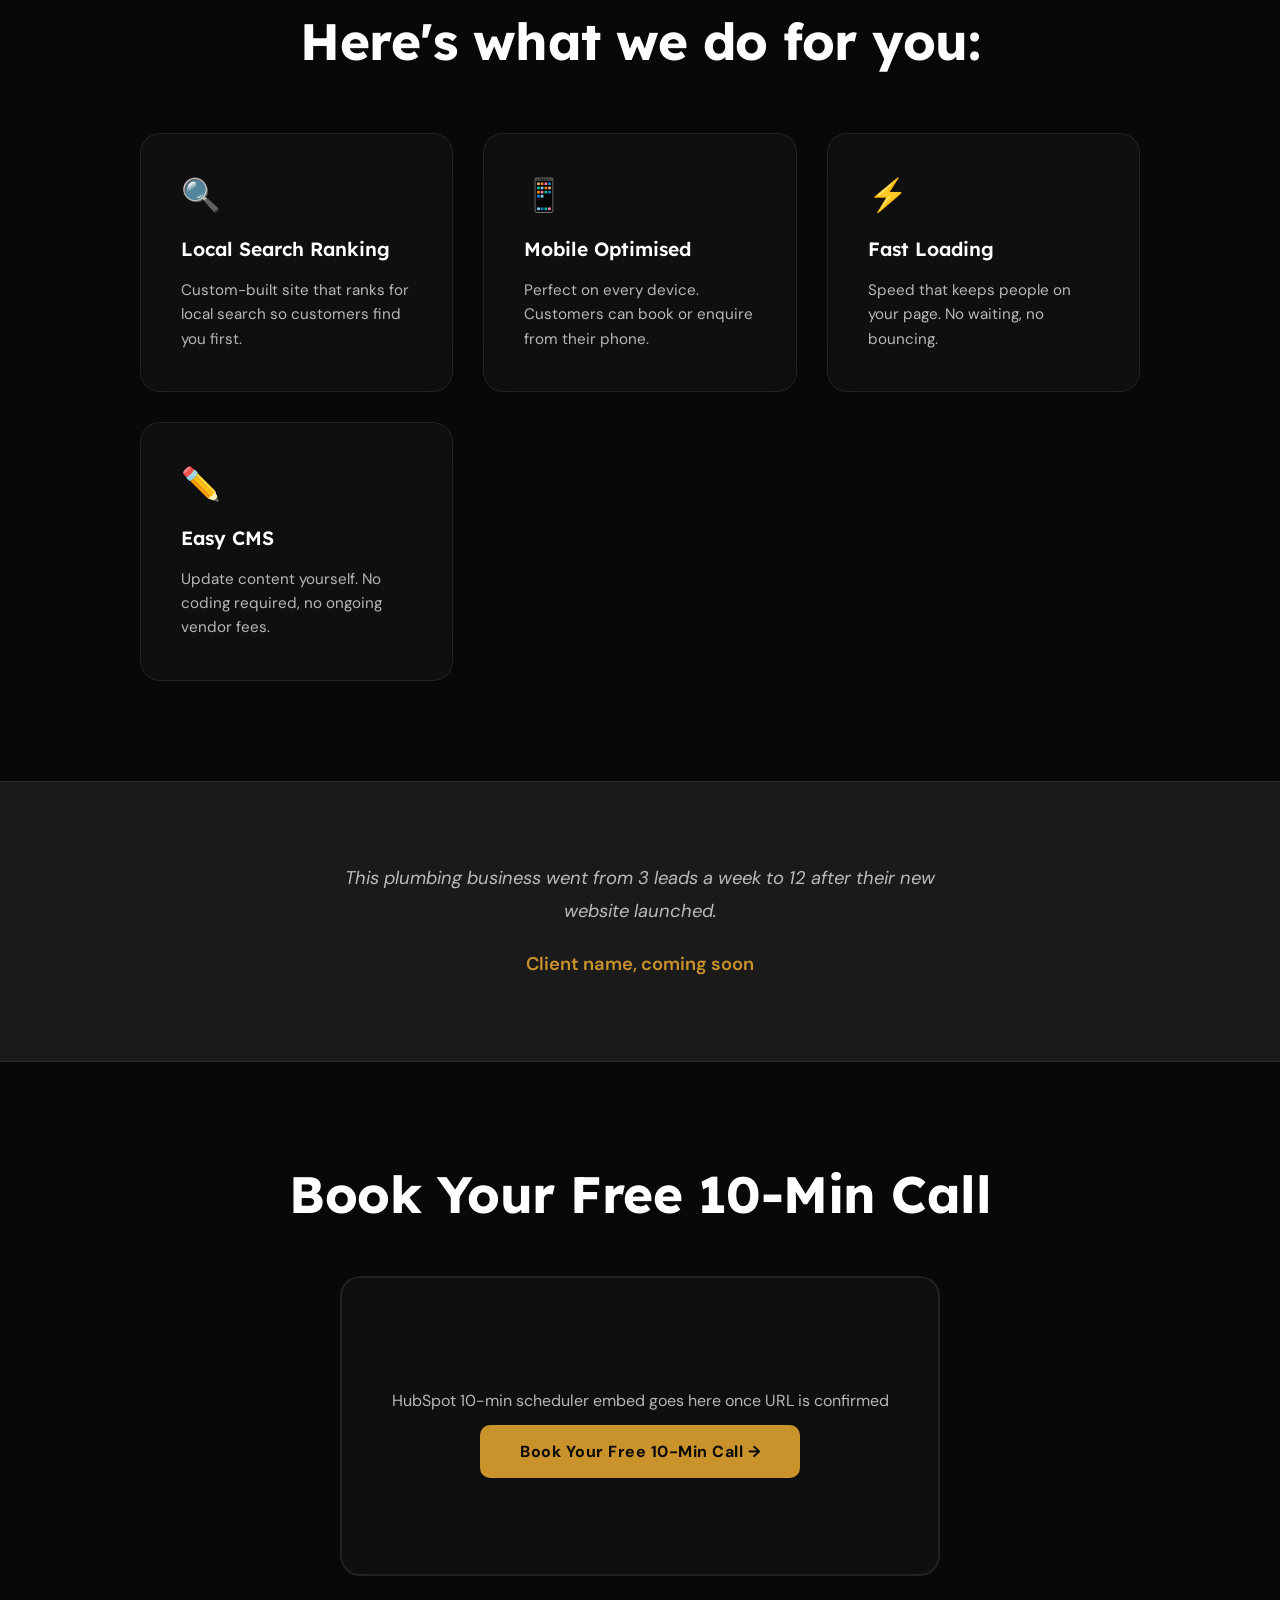
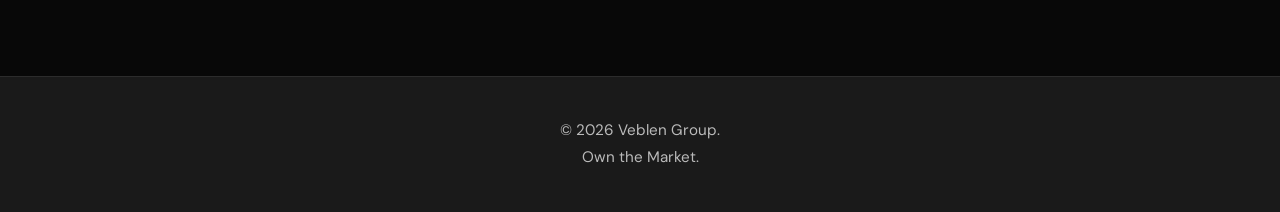
<file: professional-website/index.html>
<!DOCTYPE html>
<html lang="en">

<head>
  <meta charset="UTF-8" />
  <meta name="viewport" content="width=device-width, initial-scale=1.0" />
  <title>Professional Website From $1,495 | Veblen Group</title>
  <meta name="description"
    content="Custom-built professional website that converts. Built in 5 days. Fast, mobile-optimised, ranking for local search." />
  <link rel="preconnect" href="https://fonts.googleapis.com" />
  <link rel="preconnect" href="https://fonts.gstatic.com" crossorigin />
  <link rel="stylesheet" href="https://fonts.googleapis.com/css2?family=Lexend:wght@300;400;500;600;700;800;900&family=DM+Sans:ital,wght@0,300;0,400;0,500;1,300&display=swap" />

  <style>
    /* ============================================
       RESET & VARIABLES
       ============================================ */
    :root {
      --black: #080808;
      --dark: #0f0f0f;
      --charcoal: #1a1a1a;
      --amber: #C9922A;
      --amber-light: #E5B04A;
      --white: #FFFFFF;
      --white-dim: rgba(255, 255, 255, 0.7);
      --white-faint: rgba(255, 255, 255, 0.15);
      --font-display: 'Lexend', sans-serif;
      --font-body: 'DM Sans', sans-serif;
      --glass-bg: rgba(255, 255, 255, 0.03);
      --glass-border: rgba(255, 255, 255, 0.08);
      --glass-radius: 20px;
      --glass-blur: 20px;
    }

    *,
    *::before,
    *::after {
      box-sizing: border-box;
      margin: 0;
      padding: 0;
    }

    html {
      scroll-behavior: smooth;
      overflow-x: hidden;
    }

    body {
      font-family: var(--font-body);
      background: var(--black);
      color: var(--white);
      overflow-x: hidden;
    }

    body::after {
      content: '';
      position: fixed;
      inset: 0;
      z-index: 99990;
      pointer-events: none;
      opacity: 0.035;
      background-image: url("data:image/svg+xml,%3Csvg viewBox='0 0 256 256' xmlns='http://www.w3.org/2000/svg'%3E%3Cfilter id='n'%3E%3CfeTurbulence type='fractalNoise' baseFrequency='0.9' numOctaves='4' stitchTiles='stitch'/%3E%3C/filter%3E%3Crect width='100%25' height='100%25' filter='url(%23n)'/%3E%3C/svg%3E");
      background-size: 200px 200px;
    }

    /* ============================================
       NAVBAR
       ============================================ */
    nav {
      position: fixed;
      top: 0;
      left: 0;
      right: 0;
      height: 80px;
      display: flex;
      align-items: center;
      justify-content: space-between;
      padding: 0 clamp(20px, 5vw, 60px);
      background: rgba(8, 8, 8, 0.95);
      backdrop-filter: blur(20px);
      border-bottom: 1px solid var(--glass-border);
      z-index: 1000;
    }

    .nav-logo {
      font-family: var(--font-display);
      font-size: clamp(1.2rem, 3vw, 1.5rem);
      font-weight: 700;
      color: var(--white);
      text-decoration: none;
      letter-spacing: 2px;
    }

    nav a:hover {
      color: var(--amber);
      transition: color 0.3s ease;
    }

    .nav-cta {
      background: var(--amber);
      color: var(--black);
      padding: 12px 24px;
      border-radius: 8px;
      text-decoration: none;
      font-weight: 600;
      font-size: 0.9rem;
      letter-spacing: 0.5px;
      transition: background 0.3s ease, transform 0.2s ease;
      font-family: var(--font-body);
      border: none;
      cursor: pointer;
    }

    .nav-cta:hover {
      background: var(--amber-light);
      transform: translateY(-2px);
    }

    /* ============================================
       HERO SECTION
       ============================================ */
    .hero {
      min-height: 100vh;
      display: flex;
      flex-direction: column;
      align-items: center;
      justify-content: center;
      text-align: center;
      padding: 120px 20px 80px;
      position: relative;
      background: linear-gradient(rgba(0,0,0,0.58), rgba(0,0,0,0.75)), url('https://images.unsplash.com/photo-1547658719-da2b51169166?auto=format&fit=crop&w=1920&q=80') center/cover no-repeat;
    }

    .hero h1 {
      font-family: var(--font-display);
      font-size: clamp(2.2rem, 5vw, 4.5rem);
      font-weight: 700;
      margin-bottom: 20px;
      line-height: 1.2;
      letter-spacing: -1px;
    }

    .hero p {
      font-size: clamp(1rem, 2vw, 1.3rem);
      color: var(--white-dim);
      max-width: 700px;
      margin-bottom: 40px;
      line-height: 1.6;
    }

    .price-badge {
      display: inline-block;
      background: var(--glass-bg);
      border: 1px solid var(--glass-border);
      padding: 12px 24px;
      border-radius: 50px;
      font-size: 0.9rem;
      color: var(--amber);
      font-weight: 600;
      margin-bottom: 30px;
      letter-spacing: 0.5px;
    }

    .hero-cta {
      background: var(--amber);
      color: var(--black);
      padding: 18px 40px;
      border-radius: 10px;
      text-decoration: none;
      font-weight: 700;
      font-size: 1rem;
      letter-spacing: 0.5px;
      transition: all 0.3s ease;
      border: none;
      cursor: pointer;
      font-family: var(--font-body);
    }

    .hero-cta:hover {
      background: var(--amber-light);
      transform: translateY(-3px);
      box-shadow: 0 20px 40px rgba(201, 146, 42, 0.3);
    }

    /* ============================================
       PAIN POINTS SECTION
       ============================================ */
    .pain-points {
      padding: 100px clamp(20px, 5vw, 60px);
      background: var(--charcoal);
      text-align: center;
    }

    .pain-points h2 {
      font-family: var(--font-display);
      font-size: clamp(2rem, 4vw, 3.5rem);
      font-weight: 700;
      margin-bottom: 60px;
      letter-spacing: -0.5px;
    }

    .pain-list {
      max-width: 800px;
      margin: 0 auto;
      display: flex;
      flex-direction: column;
      gap: 30px;
    }

    .pain-item {
      display: flex;
      align-items: flex-start;
      gap: 20px;
      text-align: left;
      padding: 20px;
      background: var(--glass-bg);
      border: 1px solid var(--glass-border);
      border-radius: var(--glass-radius);
      backdrop-filter: blur(var(--glass-blur));
    }

    .pain-icon {
      font-size: 1.5rem;
      flex-shrink: 0;
      margin-top: 2px;
      color: var(--amber);
    }

    .pain-text {
      font-size: 1.05rem;
      line-height: 1.6;
      color: var(--white-dim);
    }

    /* ============================================
       WHAT YOU GET SECTION
       ============================================ */
    .benefits {
      padding: 100px clamp(20px, 5vw, 60px);
      background: var(--black);
    }

    .benefits h2 {
      font-family: var(--font-display);
      font-size: clamp(2rem, 4vw, 3.5rem);
      font-weight: 700;
      margin-bottom: 60px;
      text-align: center;
      letter-spacing: -0.5px;
    }

    .benefits-grid {
      max-width: 1000px;
      margin: 0 auto;
      display: grid;
      grid-template-columns: repeat(auto-fit, minmax(280px, 1fr));
      gap: 30px;
    }

    .benefit-card {
      background: var(--glass-bg);
      border: 1px solid var(--glass-border);
      border-radius: var(--glass-radius);
      padding: 40px;
      backdrop-filter: blur(var(--glass-blur));
      transition: all 0.3s ease;
    }

    .benefit-card:hover {
      background: rgba(201, 146, 42, 0.08);
      border-color: var(--amber);
    }

    .benefit-icon {
      font-size: 2rem;
      margin-bottom: 20px;
      color: var(--amber);
    }

    .benefit-card h3 {
      font-family: var(--font-display);
      font-size: 1.2rem;
      font-weight: 600;
      margin-bottom: 15px;
      line-height: 1.4;
    }

    .benefit-card p {
      font-size: 0.95rem;
      color: var(--white-dim);
      line-height: 1.6;
    }

    /* ============================================
       SOCIAL PROOF SECTION
       ============================================ */
    .social-proof {
      padding: 80px clamp(20px, 5vw, 60px);
      background: var(--charcoal);
      text-align: center;
      border-top: 1px solid var(--glass-border);
      border-bottom: 1px solid var(--glass-border);
    }

    .testimonial {
      max-width: 600px;
      margin: 0 auto;
      font-size: 1.15rem;
      font-style: italic;
      color: var(--white-dim);
      line-height: 1.8;
    }

    .testimonial-author {
      margin-top: 20px;
      font-style: normal;
      color: var(--amber);
      font-weight: 600;
    }

    /* ============================================
       SCHEDULER SECTION
       ============================================ */
    #scheduler {
      padding: 100px clamp(20px, 5vw, 60px);
      background: var(--black);
      text-align: center;
    }

    #scheduler h2 {
      font-family: var(--font-display);
      font-size: clamp(2rem, 4vw, 3.5rem);
      font-weight: 700;
      margin-bottom: 50px;
      letter-spacing: -0.5px;
    }

    .scheduler-container {
      max-width: 600px;
      margin: 0 auto;
      background: var(--glass-bg);
      border: 2px solid var(--glass-border);
      border-radius: var(--glass-radius);
      padding: 60px 40px;
      backdrop-filter: blur(var(--glass-blur));
      min-height: 300px;
      display: flex;
      flex-direction: column;
      align-items: center;
      justify-content: center;
    }

    .scheduler-placeholder {
      color: var(--white-dim);
      font-size: 1rem;
      margin-bottom: 30px;
      text-align: center;
    }

    .scheduler-button {
      background: var(--amber);
      color: var(--black);
      padding: 16px 40px;
      border-radius: 10px;
      text-decoration: none;
      font-weight: 700;
      font-size: 1rem;
      letter-spacing: 0.5px;
      transition: all 0.3s ease;
      border: none;
      cursor: pointer;
      font-family: var(--font-body);
    }

    .scheduler-button:hover {
      background: var(--amber-light);
      transform: translateY(-3px);
      box-shadow: 0 20px 40px rgba(201, 146, 42, 0.3);
    }

    /* ============================================
       FOOTER
       ============================================ */
    footer {
      padding: 40px clamp(20px, 5vw, 60px);
      background: var(--charcoal);
      text-align: center;
      border-top: 1px solid var(--glass-border);
      font-size: 0.95rem;
      color: var(--white-dim);
    }

    footer p {
      margin: 0;
      line-height: 1.8;
    }

    /* ============================================
       MOBILE RESPONSIVE
       ============================================ */
    @media (max-width: 768px) {
      nav {
        padding: 0 20px;
      }

      .hero {
        padding: 100px 20px 60px;
      }

      .pain-list,
      .benefits-grid {
        gap: 20px;
      }

      .benefit-card {
        padding: 30px 20px;
      }

      .scheduler-container {
        padding: 40px 20px;
      }
    }
  </style>
</head>

<body>

  <!-- NAVBAR -->
  <nav>
    <a href="../" class="nav-logo">VEBLEN</a>
    <a href="#scheduler" class="nav-cta">Book a Call</a>
  </nav>

  <!-- HERO SECTION -->
  <section class="hero">
    <div class="price-badge">Starting from $1,495</div>
    <h1>Your website is costing you customers</h1>
    <p>A professionally built site that converts. Launched in 5 days. No excuses, no delays.</p>
    <button class="hero-cta" onclick="document.getElementById('scheduler').scrollIntoView({ behavior: 'smooth' })">Book Your Free 10-Min Call</button>
  </section>

  <!-- PAIN POINTS SECTION -->
  <section class="pain-points">
    <h2>Sound familiar?</h2>
    <div class="pain-list">
      <div class="pain-item">
        <div class="pain-icon">•</div>
        <div class="pain-text">Your current site is outdated, slow, or you don't have one at all</div>
      </div>
      <div class="pain-item">
        <div class="pain-icon">•</div>
        <div class="pain-text">Customers can't find you online and end up calling a competitor</div>
      </div>
      <div class="pain-item">
        <div class="pain-icon">•</div>
        <div class="pain-text">You're losing jobs because your web presence screams unprofessional</div>
      </div>
    </div>
  </section>

  <!-- BENEFITS SECTION -->
  <section class="benefits">
    <h2>Here's what we do for you:</h2>
    <div class="benefits-grid">
      <div class="benefit-card">
        <div class="benefit-icon">🔍</div>
        <h3>Local Search Ranking</h3>
        <p>Custom-built site that ranks for local search so customers find you first.</p>
      </div>
      <div class="benefit-card">
        <div class="benefit-icon">📱</div>
        <h3>Mobile Optimised</h3>
        <p>Perfect on every device. Customers can book or enquire from their phone.</p>
      </div>
      <div class="benefit-card">
        <div class="benefit-icon">⚡</div>
        <h3>Fast Loading</h3>
        <p>Speed that keeps people on your page. No waiting, no bouncing.</p>
      </div>
      <div class="benefit-card">
        <div class="benefit-icon">✏️</div>
        <h3>Easy CMS</h3>
        <p>Update content yourself. No coding required, no ongoing vendor fees.</p>
      </div>
    </div>
  </section>

  <!-- SOCIAL PROOF SECTION -->
  <section class="social-proof">
    <div class="testimonial">
      This plumbing business went from 3 leads a week to 12 after their new website launched.
      <div class="testimonial-author">Client name, coming soon</div>
    </div>
  </section>

  <!-- SCHEDULER SECTION -->
  <section id="scheduler">
    <h2>Book Your Free 10-Min Call</h2>
    <div class="scheduler-container">
      <div class="hubspot-scheduler-embed">
        <div class="scheduler-placeholder">
          HubSpot 10-min scheduler embed goes here once URL is confirmed
        </div>
        <a href="https://meetings-ap1.hubspot.com/zac-macanally/10-minute" class="scheduler-button" target="_blank" rel="noopener">Book Your Free 10-Min Call →</a>
      </div>
    </div>
  </section>

  <!-- FOOTER -->
  <footer>
    <p>&copy; 2026 Veblen Group.<br>Own the Market.</p>
  </footer>

</body>

</html>
</file>
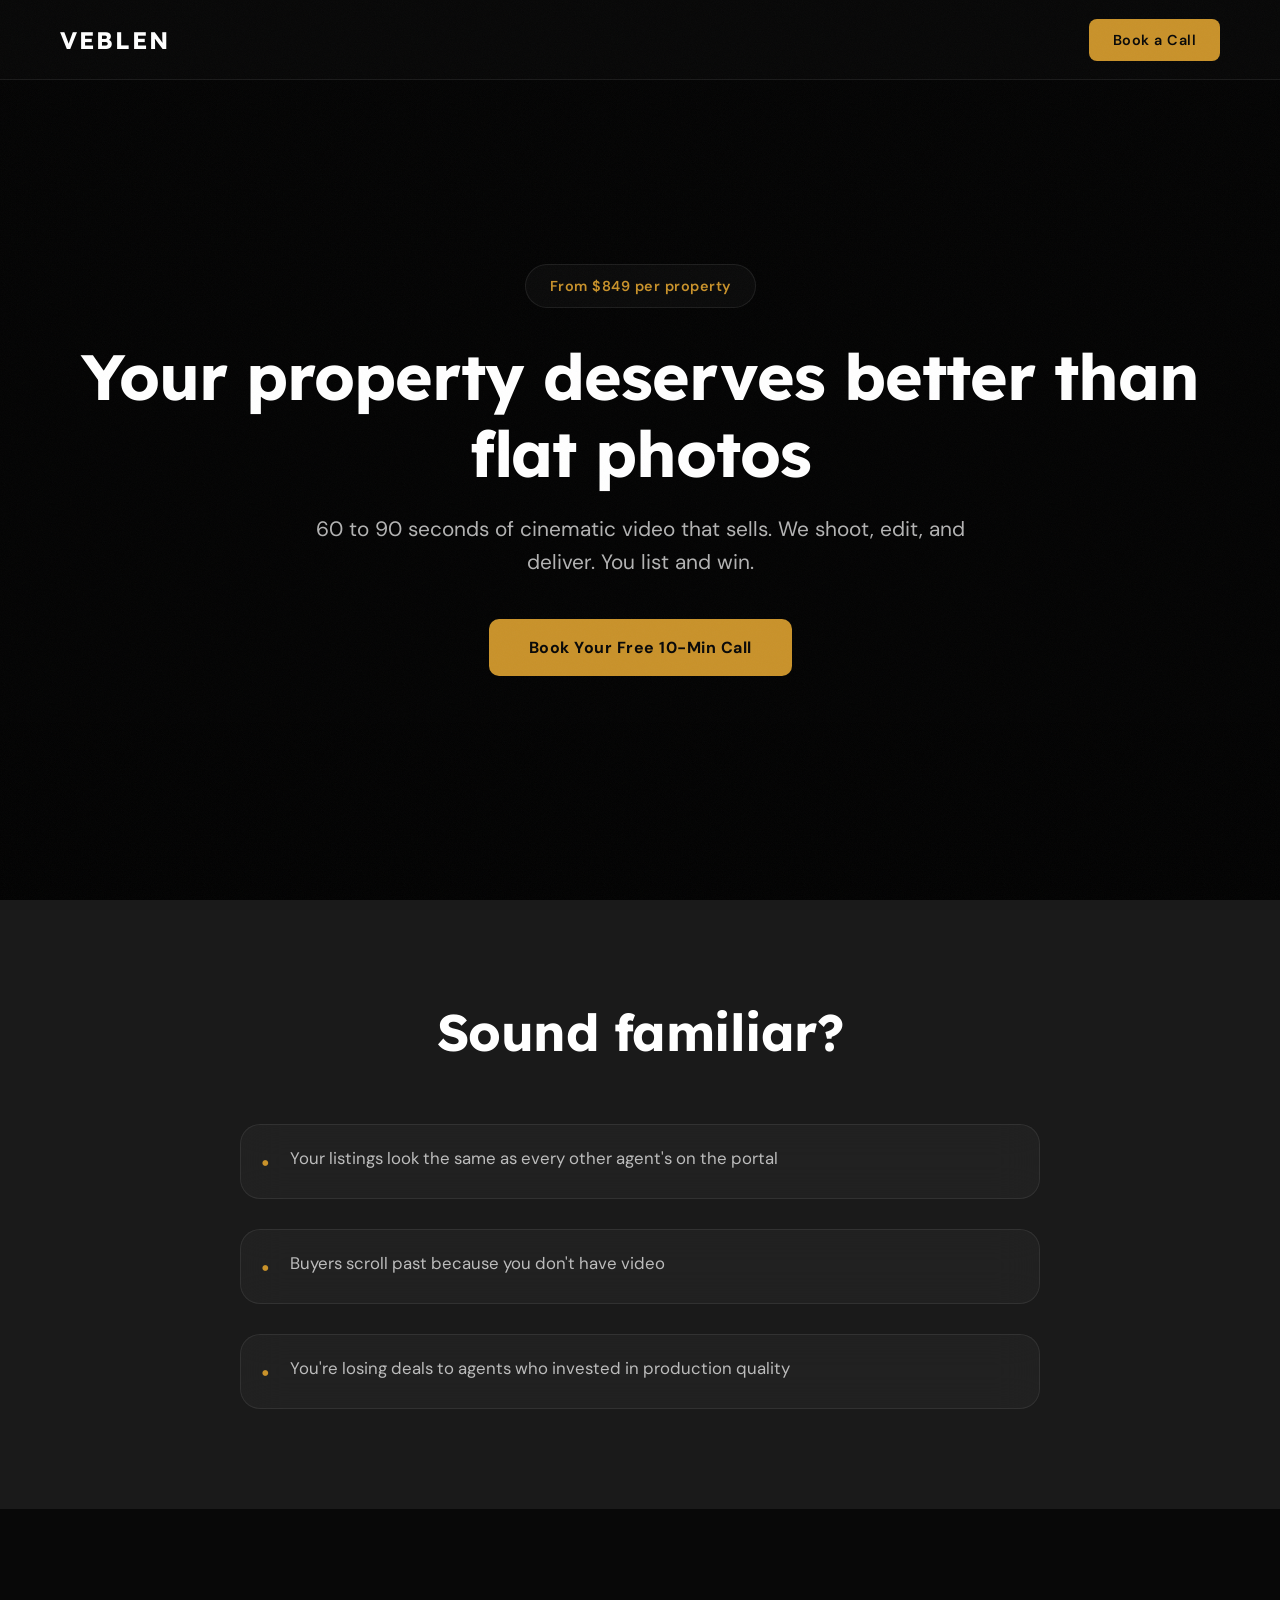
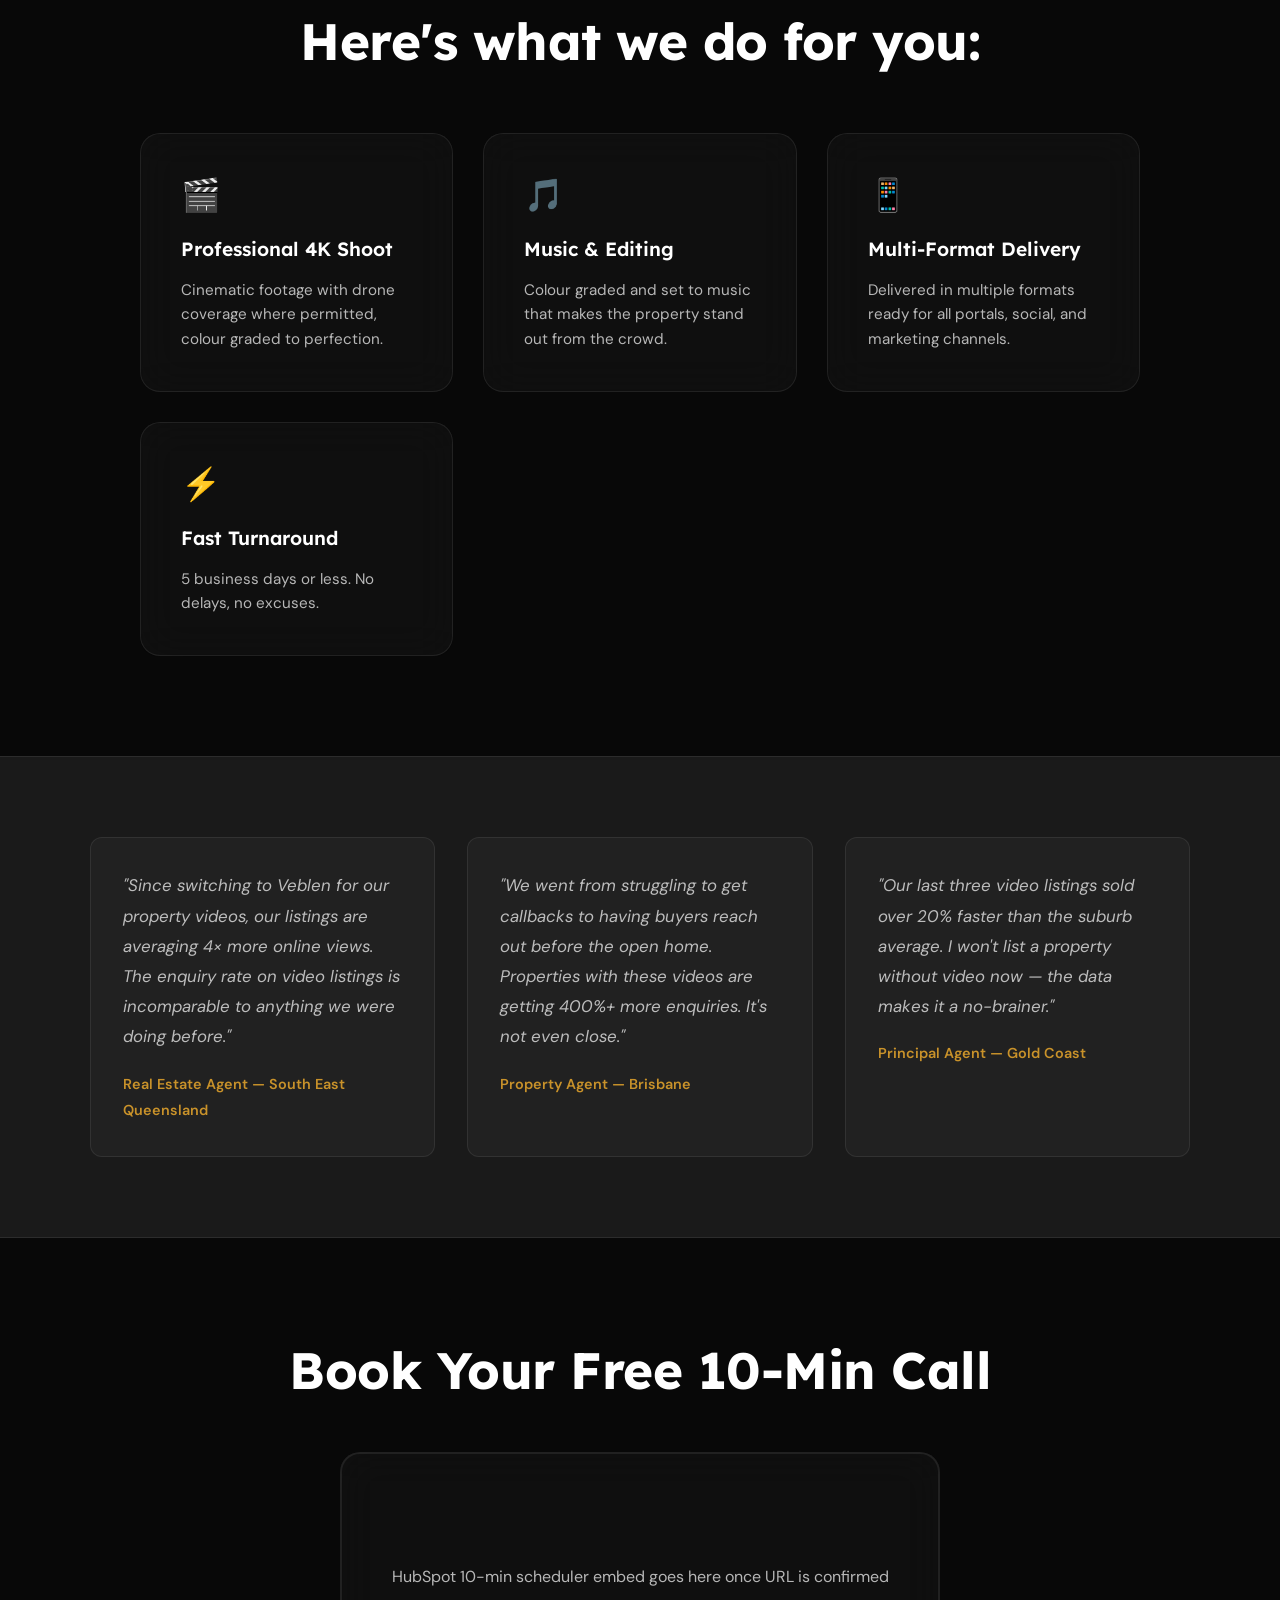
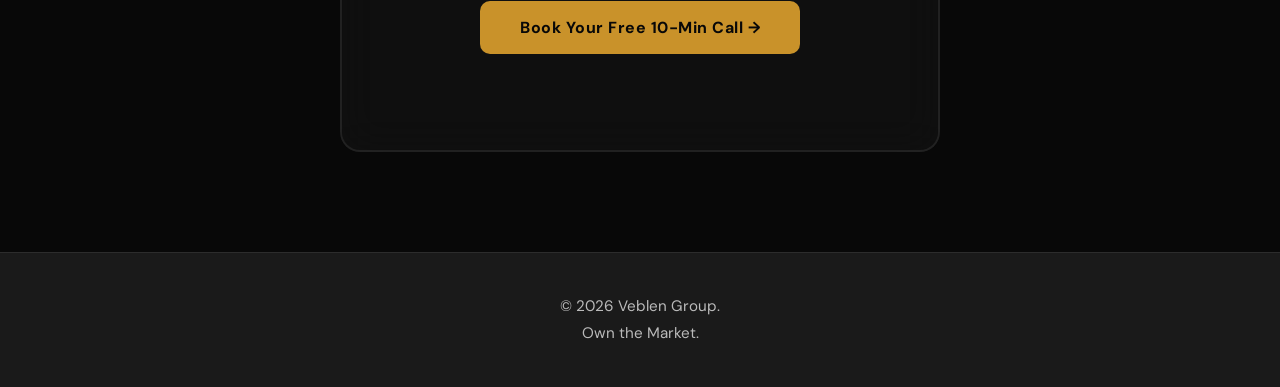
<file: property-video/index.html>
<!DOCTYPE html>
<html lang="en">

<head>
  <meta charset="UTF-8" />
  <meta name="viewport" content="width=device-width, initial-scale=1.0" />
  <title>Cinematic Property Video From $849 | Veblen Group</title>
  <meta name="description"
    content="Professional 4K cinematic property videos. 60-90 seconds that sell. Delivered in 5 business days or less." />
  <link rel="preconnect" href="https://fonts.googleapis.com" />
  <link rel="preconnect" href="https://fonts.gstatic.com" crossorigin />
  <link rel="stylesheet" href="https://fonts.googleapis.com/css2?family=Lexend:wght@300;400;500;600;700;800;900&family=DM+Sans:ital,wght@0,300;0,400;0,500;1,300&display=swap" />

  <style>
    /* ============================================
       RESET & VARIABLES
       ============================================ */
    :root {
      --black: #080808;
      --dark: #0f0f0f;
      --charcoal: #1a1a1a;
      --amber: #C9922A;
      --amber-light: #E5B04A;
      --white: #FFFFFF;
      --white-dim: rgba(255, 255, 255, 0.7);
      --white-faint: rgba(255, 255, 255, 0.15);
      --font-display: 'Lexend', sans-serif;
      --font-body: 'DM Sans', sans-serif;
      --glass-bg: rgba(255, 255, 255, 0.03);
      --glass-border: rgba(255, 255, 255, 0.08);
      --glass-radius: 20px;
      --glass-blur: 20px;
    }

    *,
    *::before,
    *::after {
      box-sizing: border-box;
      margin: 0;
      padding: 0;
    }

    html {
      scroll-behavior: smooth;
      overflow-x: hidden;
    }

    body {
      font-family: var(--font-body);
      background: var(--black);
      color: var(--white);
      overflow-x: hidden;
    }

    body::after {
      content: '';
      position: fixed;
      inset: 0;
      z-index: 99990;
      pointer-events: none;
      opacity: 0.035;
      background-image: url("data:image/svg+xml,%3Csvg viewBox='0 0 256 256' xmlns='http://www.w3.org/2000/svg'%3E%3Cfilter id='n'%3E%3CfeTurbulence type='fractalNoise' baseFrequency='0.9' numOctaves='4' stitchTiles='stitch'/%3E%3C/filter%3E%3Crect width='100%25' height='100%25' filter='url(%23n)'/%3E%3C/svg%3E");
      background-size: 200px 200px;
    }

    /* ============================================
       NAVBAR
       ============================================ */
    nav {
      position: fixed;
      top: 0;
      left: 0;
      right: 0;
      height: 80px;
      display: flex;
      align-items: center;
      justify-content: space-between;
      padding: 0 clamp(20px, 5vw, 60px);
      background: rgba(8, 8, 8, 0.95);
      backdrop-filter: blur(20px);
      border-bottom: 1px solid var(--glass-border);
      z-index: 1000;
    }

    .nav-logo {
      font-family: var(--font-display);
      font-size: clamp(1.2rem, 3vw, 1.5rem);
      font-weight: 700;
      color: var(--white);
      text-decoration: none;
      letter-spacing: 2px;
    }

    nav a:hover {
      color: var(--amber);
      transition: color 0.3s ease;
    }

    .nav-cta {
      background: var(--amber);
      color: var(--black);
      padding: 12px 24px;
      border-radius: 8px;
      text-decoration: none;
      font-weight: 600;
      font-size: 0.9rem;
      letter-spacing: 0.5px;
      transition: background 0.3s ease, transform 0.2s ease;
      font-family: var(--font-body);
      border: none;
      cursor: pointer;
    }

    .nav-cta:hover {
      background: var(--amber-light);
      transform: translateY(-2px);
    }

    /* ============================================
       HERO SECTION
       ============================================ */
    .hero {
      min-height: 100vh;
      display: flex;
      flex-direction: column;
      align-items: center;
      justify-content: center;
      text-align: center;
      padding: 120px 20px 80px;
      position: relative;
      background: linear-gradient(rgba(0,0,0,0.55), rgba(0,0,0,0.72)), url('https://images.unsplash.com/photo-1600585154340-be6161a56a0c?auto=format&fit=crop&w=1920&q=80') center/cover no-repeat;
    }

    .hero h1 {
      font-family: var(--font-display);
      font-size: clamp(2.2rem, 5vw, 4.5rem);
      font-weight: 700;
      margin-bottom: 20px;
      line-height: 1.2;
      letter-spacing: -1px;
    }

    .hero p {
      font-size: clamp(1rem, 2vw, 1.3rem);
      color: var(--white-dim);
      max-width: 700px;
      margin-bottom: 40px;
      line-height: 1.6;
    }

    .price-badge {
      display: inline-block;
      background: var(--glass-bg);
      border: 1px solid var(--glass-border);
      padding: 12px 24px;
      border-radius: 50px;
      font-size: 0.9rem;
      color: var(--amber);
      font-weight: 600;
      margin-bottom: 30px;
      letter-spacing: 0.5px;
    }

    .hero-cta {
      background: var(--amber);
      color: var(--black);
      padding: 18px 40px;
      border-radius: 10px;
      text-decoration: none;
      font-weight: 700;
      font-size: 1rem;
      letter-spacing: 0.5px;
      transition: all 0.3s ease;
      border: none;
      cursor: pointer;
      font-family: var(--font-body);
    }

    .hero-cta:hover {
      background: var(--amber-light);
      transform: translateY(-3px);
      box-shadow: 0 20px 40px rgba(201, 146, 42, 0.3);
    }

    /* ============================================
       PAIN POINTS SECTION
       ============================================ */
    .pain-points {
      padding: 100px clamp(20px, 5vw, 60px);
      background: var(--charcoal);
      text-align: center;
    }

    .pain-points h2 {
      font-family: var(--font-display);
      font-size: clamp(2rem, 4vw, 3.5rem);
      font-weight: 700;
      margin-bottom: 60px;
      letter-spacing: -0.5px;
    }

    .pain-list {
      max-width: 800px;
      margin: 0 auto;
      display: flex;
      flex-direction: column;
      gap: 30px;
    }

    .pain-item {
      display: flex;
      align-items: flex-start;
      gap: 20px;
      text-align: left;
      padding: 20px;
      background: var(--glass-bg);
      border: 1px solid var(--glass-border);
      border-radius: var(--glass-radius);
      backdrop-filter: blur(var(--glass-blur));
    }

    .pain-icon {
      font-size: 1.5rem;
      flex-shrink: 0;
      margin-top: 2px;
      color: var(--amber);
    }

    .pain-text {
      font-size: 1.05rem;
      line-height: 1.6;
      color: var(--white-dim);
    }

    /* ============================================
       WHAT YOU GET SECTION
       ============================================ */
    .benefits {
      padding: 100px clamp(20px, 5vw, 60px);
      background: var(--black);
    }

    .benefits h2 {
      font-family: var(--font-display);
      font-size: clamp(2rem, 4vw, 3.5rem);
      font-weight: 700;
      margin-bottom: 60px;
      text-align: center;
      letter-spacing: -0.5px;
    }

    .benefits-grid {
      max-width: 1000px;
      margin: 0 auto;
      display: grid;
      grid-template-columns: repeat(auto-fit, minmax(280px, 1fr));
      gap: 30px;
    }

    .benefit-card {
      background: var(--glass-bg);
      border: 1px solid var(--glass-border);
      border-radius: var(--glass-radius);
      padding: 40px;
      backdrop-filter: blur(var(--glass-blur));
      transition: all 0.3s ease;
    }

    .benefit-card:hover {
      background: rgba(201, 146, 42, 0.08);
      border-color: var(--amber);
    }

    .benefit-icon {
      font-size: 2rem;
      margin-bottom: 20px;
      color: var(--amber);
    }

    .benefit-card h3 {
      font-family: var(--font-display);
      font-size: 1.2rem;
      font-weight: 600;
      margin-bottom: 15px;
      line-height: 1.4;
    }

    .benefit-card p {
      font-size: 0.95rem;
      color: var(--white-dim);
      line-height: 1.6;
    }

    /* ============================================
       SOCIAL PROOF SECTION
       ============================================ */
    .social-proof {
      padding: 80px clamp(20px, 5vw, 60px);
      background: var(--charcoal);
      text-align: center;
      border-top: 1px solid var(--glass-border);
      border-bottom: 1px solid var(--glass-border);
    }

    .testimonials-grid {
      display: grid;
      grid-template-columns: repeat(auto-fit, minmax(280px, 1fr));
      gap: 32px;
      max-width: 1100px;
      margin: 0 auto;
    }

    .testimonial {
      background: var(--glass-bg);
      border: 1px solid var(--glass-border);
      border-radius: 12px;
      padding: 32px;
      font-size: 1.05rem;
      font-style: italic;
      color: var(--white-dim);
      line-height: 1.8;
      text-align: left;
    }

    .testimonial-author {
      margin-top: 20px;
      font-style: normal;
      color: var(--amber);
      font-weight: 600;
      font-size: 0.9rem;
    }

    /* ============================================
       SCHEDULER SECTION
       ============================================ */
    #scheduler {
      padding: 100px clamp(20px, 5vw, 60px);
      background: var(--black);
      text-align: center;
    }

    #scheduler h2 {
      font-family: var(--font-display);
      font-size: clamp(2rem, 4vw, 3.5rem);
      font-weight: 700;
      margin-bottom: 50px;
      letter-spacing: -0.5px;
    }

    .scheduler-container {
      max-width: 600px;
      margin: 0 auto;
      background: var(--glass-bg);
      border: 2px solid var(--glass-border);
      border-radius: var(--glass-radius);
      padding: 60px 40px;
      backdrop-filter: blur(var(--glass-blur));
      min-height: 300px;
      display: flex;
      flex-direction: column;
      align-items: center;
      justify-content: center;
    }

    .scheduler-placeholder {
      color: var(--white-dim);
      font-size: 1rem;
      margin-bottom: 30px;
      text-align: center;
    }

    .scheduler-button {
      background: var(--amber);
      color: var(--black);
      padding: 16px 40px;
      border-radius: 10px;
      text-decoration: none;
      font-weight: 700;
      font-size: 1rem;
      letter-spacing: 0.5px;
      transition: all 0.3s ease;
      border: none;
      cursor: pointer;
      font-family: var(--font-body);
    }

    .scheduler-button:hover {
      background: var(--amber-light);
      transform: translateY(-3px);
      box-shadow: 0 20px 40px rgba(201, 146, 42, 0.3);
    }

    /* ============================================
       FOOTER
       ============================================ */
    footer {
      padding: 40px clamp(20px, 5vw, 60px);
      background: var(--charcoal);
      text-align: center;
      border-top: 1px solid var(--glass-border);
      font-size: 0.95rem;
      color: var(--white-dim);
    }

    footer p {
      margin: 0;
      line-height: 1.8;
    }

    /* ============================================
       MOBILE RESPONSIVE
       ============================================ */
    @media (max-width: 768px) {
      nav {
        padding: 0 20px;
      }

      .hero {
        padding: 100px 20px 60px;
      }

      .pain-list,
      .benefits-grid {
        gap: 20px;
      }

      .benefit-card {
        padding: 30px 20px;
      }

      .scheduler-container {
        padding: 40px 20px;
      }
    }
  </style>
</head>

<body>

  <!-- NAVBAR -->
  <nav>
    <a href="../" class="nav-logo">VEBLEN</a>
    <a href="#scheduler" class="nav-cta">Book a Call</a>
  </nav>

  <!-- HERO SECTION -->
  <section class="hero">
    <div class="price-badge">From $849 per property</div>
    <h1>Your property deserves better than flat photos</h1>
    <p>60 to 90 seconds of cinematic video that sells. We shoot, edit, and deliver. You list and win.</p>
    <button class="hero-cta" onclick="document.getElementById('scheduler').scrollIntoView({ behavior: 'smooth' })">Book Your Free 10-Min Call</button>
  </section>

  <!-- PAIN POINTS SECTION -->
  <section class="pain-points">
    <h2>Sound familiar?</h2>
    <div class="pain-list">
      <div class="pain-item">
        <div class="pain-icon">•</div>
        <div class="pain-text">Your listings look the same as every other agent's on the portal</div>
      </div>
      <div class="pain-item">
        <div class="pain-icon">•</div>
        <div class="pain-text">Buyers scroll past because you don't have video</div>
      </div>
      <div class="pain-item">
        <div class="pain-icon">•</div>
        <div class="pain-text">You're losing deals to agents who invested in production quality</div>
      </div>
    </div>
  </section>

  <!-- BENEFITS SECTION -->
  <section class="benefits">
    <h2>Here's what we do for you:</h2>
    <div class="benefits-grid">
      <div class="benefit-card">
        <div class="benefit-icon">🎬</div>
        <h3>Professional 4K Shoot</h3>
        <p>Cinematic footage with drone coverage where permitted, colour graded to perfection.</p>
      </div>
      <div class="benefit-card">
        <div class="benefit-icon">🎵</div>
        <h3>Music & Editing</h3>
        <p>Colour graded and set to music that makes the property stand out from the crowd.</p>
      </div>
      <div class="benefit-card">
        <div class="benefit-icon">📱</div>
        <h3>Multi-Format Delivery</h3>
        <p>Delivered in multiple formats ready for all portals, social, and marketing channels.</p>
      </div>
      <div class="benefit-card">
        <div class="benefit-icon">⚡</div>
        <h3>Fast Turnaround</h3>
        <p>5 business days or less. No delays, no excuses.</p>
      </div>
    </div>
  </section>

  <!-- SOCIAL PROOF SECTION -->
  <section class="social-proof">
    <div class="testimonials-grid">
      <div class="testimonial">
        "Since switching to Veblen for our property videos, our listings are averaging 4× more online views. The enquiry rate on video listings is incomparable to anything we were doing before."
        <div class="testimonial-author">Real Estate Agent — South East Queensland</div>
      </div>
      <div class="testimonial">
        "We went from struggling to get callbacks to having buyers reach out before the open home. Properties with these videos are getting 400%+ more enquiries. It's not even close."
        <div class="testimonial-author">Property Agent — Brisbane</div>
      </div>
      <div class="testimonial">
        "Our last three video listings sold over 20% faster than the suburb average. I won't list a property without video now — the data makes it a no-brainer."
        <div class="testimonial-author">Principal Agent — Gold Coast</div>
      </div>
    </div>
  </section>

  <!-- SCHEDULER SECTION -->
  <section id="scheduler">
    <h2>Book Your Free 10-Min Call</h2>
    <div class="scheduler-container">
      <div class="hubspot-scheduler-embed">
        <div class="scheduler-placeholder">
          HubSpot 10-min scheduler embed goes here once URL is confirmed
        </div>
        <a href="https://meetings-ap1.hubspot.com/zac-macanally/10-minute" class="scheduler-button" target="_blank" rel="noopener">Book Your Free 10-Min Call →</a>
      </div>
    </div>
  </section>

  <!-- FOOTER -->
  <footer>
    <p>&copy; 2026 Veblen Group.<br>Own the Market.</p>
  </footer>

</body>

</html>
</file>
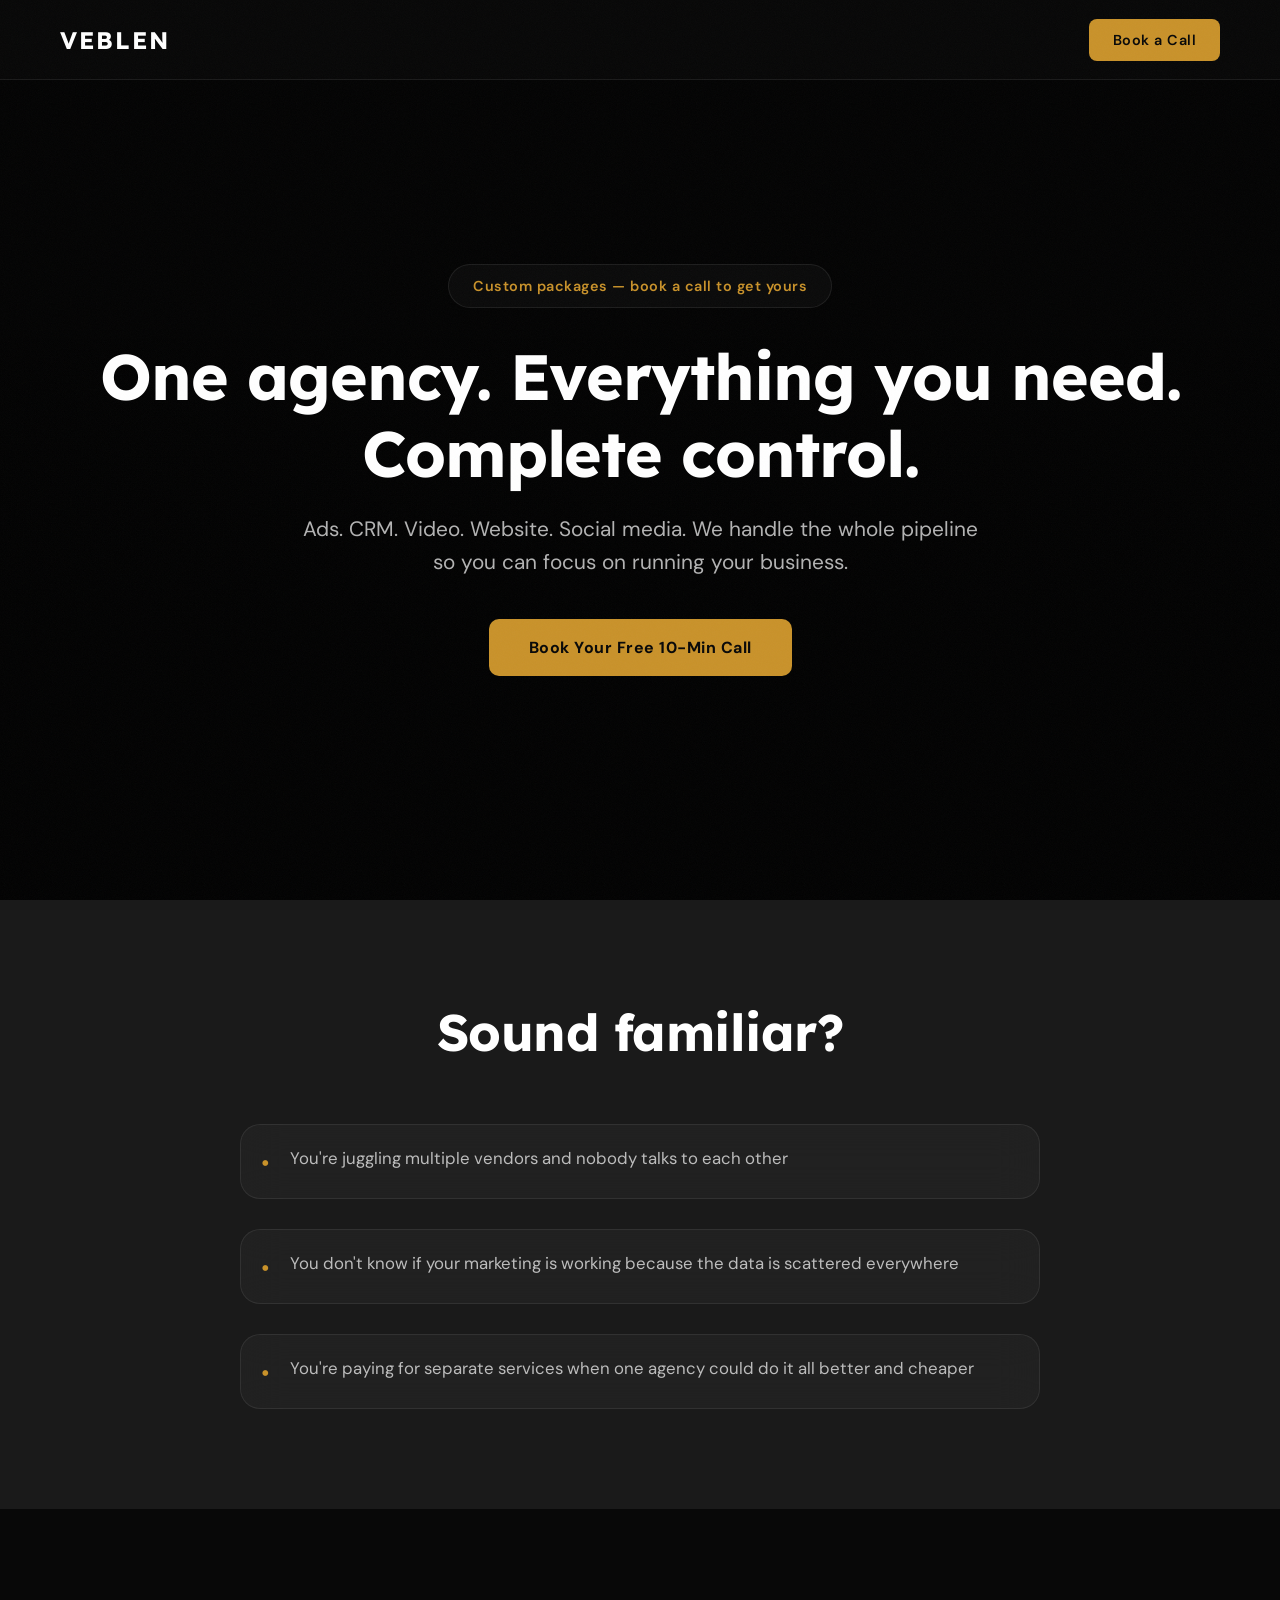
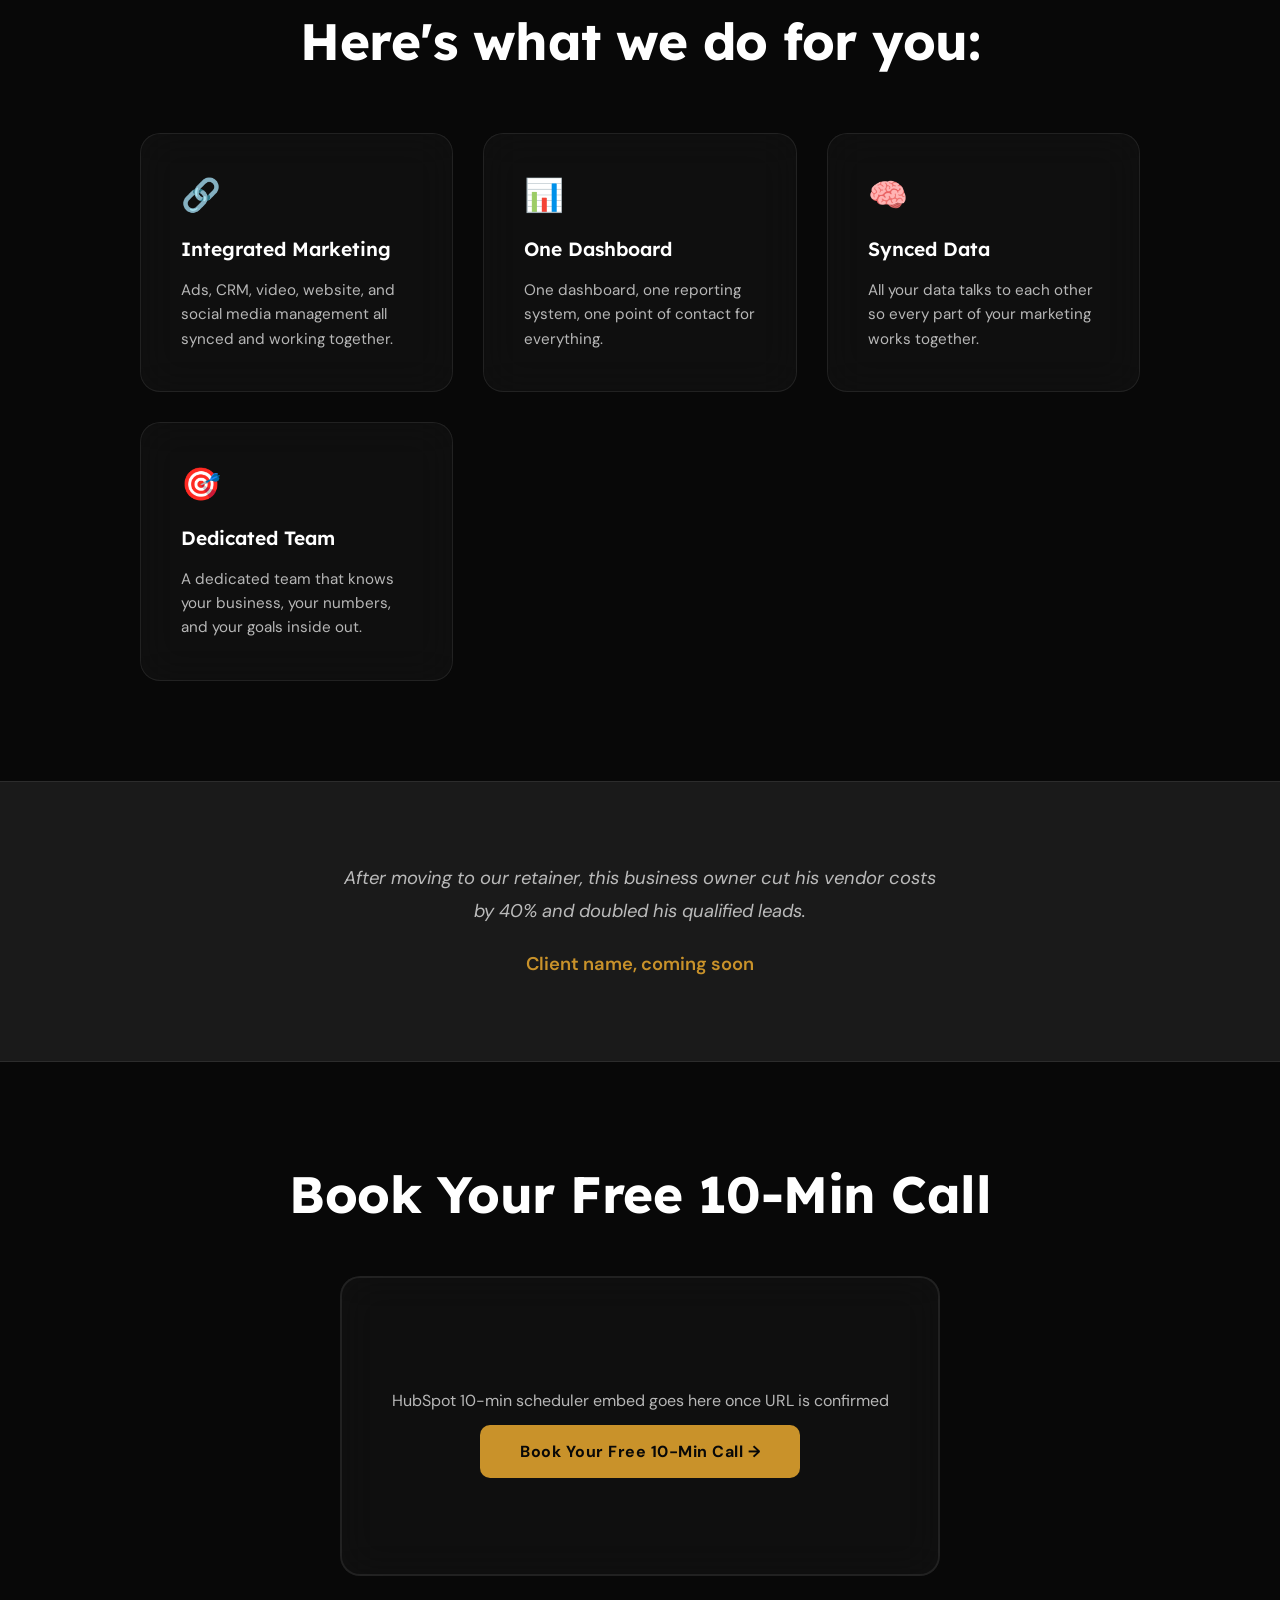
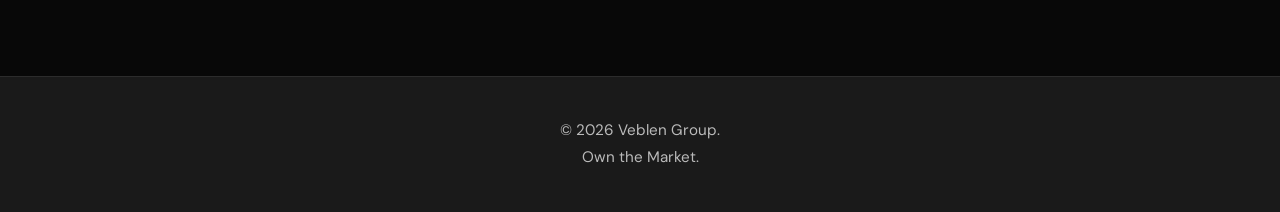
<file: retainer-package/index.html>
<!DOCTYPE html>
<html lang="en">

<head>
  <meta charset="UTF-8" />
  <meta name="viewport" content="width=device-width, initial-scale=1.0" />
  <title>Full-Service Marketing Retainer | Veblen Group</title>
  <meta name="description"
    content="One agency. Everything you need. Ads, CRM, video, website, social media. Integrated marketing that works." />
  <link rel="preconnect" href="https://fonts.googleapis.com" />
  <link rel="preconnect" href="https://fonts.gstatic.com" crossorigin />
  <link rel="stylesheet" href="https://fonts.googleapis.com/css2?family=Lexend:wght@300;400;500;600;700;800;900&family=DM+Sans:ital,wght@0,300;0,400;0,500;1,300&display=swap" />

  <style>
    /* ============================================
       RESET & VARIABLES
       ============================================ */
    :root {
      --black: #080808;
      --dark: #0f0f0f;
      --charcoal: #1a1a1a;
      --amber: #C9922A;
      --amber-light: #E5B04A;
      --white: #FFFFFF;
      --white-dim: rgba(255, 255, 255, 0.7);
      --white-faint: rgba(255, 255, 255, 0.15);
      --font-display: 'Lexend', sans-serif;
      --font-body: 'DM Sans', sans-serif;
      --glass-bg: rgba(255, 255, 255, 0.03);
      --glass-border: rgba(255, 255, 255, 0.08);
      --glass-radius: 20px;
      --glass-blur: 20px;
    }

    *,
    *::before,
    *::after {
      box-sizing: border-box;
      margin: 0;
      padding: 0;
    }

    html {
      scroll-behavior: smooth;
      overflow-x: hidden;
    }

    body {
      font-family: var(--font-body);
      background: var(--black);
      color: var(--white);
      overflow-x: hidden;
    }

    body::after {
      content: '';
      position: fixed;
      inset: 0;
      z-index: 99990;
      pointer-events: none;
      opacity: 0.035;
      background-image: url("data:image/svg+xml,%3Csvg viewBox='0 0 256 256' xmlns='http://www.w3.org/2000/svg'%3E%3Cfilter id='n'%3E%3CfeTurbulence type='fractalNoise' baseFrequency='0.9' numOctaves='4' stitchTiles='stitch'/%3E%3C/filter%3E%3Crect width='100%25' height='100%25' filter='url(%23n)'/%3E%3C/svg%3E");
      background-size: 200px 200px;
    }

    /* ============================================
       NAVBAR
       ============================================ */
    nav {
      position: fixed;
      top: 0;
      left: 0;
      right: 0;
      height: 80px;
      display: flex;
      align-items: center;
      justify-content: space-between;
      padding: 0 clamp(20px, 5vw, 60px);
      background: rgba(8, 8, 8, 0.95);
      backdrop-filter: blur(20px);
      border-bottom: 1px solid var(--glass-border);
      z-index: 1000;
    }

    .nav-logo {
      font-family: var(--font-display);
      font-size: clamp(1.2rem, 3vw, 1.5rem);
      font-weight: 700;
      color: var(--white);
      text-decoration: none;
      letter-spacing: 2px;
    }

    nav a:hover {
      color: var(--amber);
      transition: color 0.3s ease;
    }

    .nav-cta {
      background: var(--amber);
      color: var(--black);
      padding: 12px 24px;
      border-radius: 8px;
      text-decoration: none;
      font-weight: 600;
      font-size: 0.9rem;
      letter-spacing: 0.5px;
      transition: background 0.3s ease, transform 0.2s ease;
      font-family: var(--font-body);
      border: none;
      cursor: pointer;
    }

    .nav-cta:hover {
      background: var(--amber-light);
      transform: translateY(-2px);
    }

    /* ============================================
       HERO SECTION
       ============================================ */
    .hero {
      min-height: 100vh;
      display: flex;
      flex-direction: column;
      align-items: center;
      justify-content: center;
      text-align: center;
      padding: 120px 20px 80px;
      position: relative;
      background: linear-gradient(rgba(0,0,0,0.62), rgba(0,0,0,0.80)), url('https://images.unsplash.com/photo-1552664730-d307ca884978?auto=format&fit=crop&w=1920&q=80') center/cover no-repeat;
    }

    .hero h1 {
      font-family: var(--font-display);
      font-size: clamp(2.2rem, 5vw, 4.5rem);
      font-weight: 700;
      margin-bottom: 20px;
      line-height: 1.2;
      letter-spacing: -1px;
    }

    .hero p {
      font-size: clamp(1rem, 2vw, 1.3rem);
      color: var(--white-dim);
      max-width: 700px;
      margin-bottom: 40px;
      line-height: 1.6;
    }

    .price-badge {
      display: inline-block;
      background: var(--glass-bg);
      border: 1px solid var(--glass-border);
      padding: 12px 24px;
      border-radius: 50px;
      font-size: 0.9rem;
      color: var(--amber);
      font-weight: 600;
      margin-bottom: 30px;
      letter-spacing: 0.5px;
    }

    .hero-cta {
      background: var(--amber);
      color: var(--black);
      padding: 18px 40px;
      border-radius: 10px;
      text-decoration: none;
      font-weight: 700;
      font-size: 1rem;
      letter-spacing: 0.5px;
      transition: all 0.3s ease;
      border: none;
      cursor: pointer;
      font-family: var(--font-body);
    }

    .hero-cta:hover {
      background: var(--amber-light);
      transform: translateY(-3px);
      box-shadow: 0 20px 40px rgba(201, 146, 42, 0.3);
    }

    /* ============================================
       PAIN POINTS SECTION
       ============================================ */
    .pain-points {
      padding: 100px clamp(20px, 5vw, 60px);
      background: var(--charcoal);
      text-align: center;
    }

    .pain-points h2 {
      font-family: var(--font-display);
      font-size: clamp(2rem, 4vw, 3.5rem);
      font-weight: 700;
      margin-bottom: 60px;
      letter-spacing: -0.5px;
    }

    .pain-list {
      max-width: 800px;
      margin: 0 auto;
      display: flex;
      flex-direction: column;
      gap: 30px;
    }

    .pain-item {
      display: flex;
      align-items: flex-start;
      gap: 20px;
      text-align: left;
      padding: 20px;
      background: var(--glass-bg);
      border: 1px solid var(--glass-border);
      border-radius: var(--glass-radius);
      backdrop-filter: blur(var(--glass-blur));
    }

    .pain-icon {
      font-size: 1.5rem;
      flex-shrink: 0;
      margin-top: 2px;
      color: var(--amber);
    }

    .pain-text {
      font-size: 1.05rem;
      line-height: 1.6;
      color: var(--white-dim);
    }

    /* ============================================
       WHAT YOU GET SECTION
       ============================================ */
    .benefits {
      padding: 100px clamp(20px, 5vw, 60px);
      background: var(--black);
    }

    .benefits h2 {
      font-family: var(--font-display);
      font-size: clamp(2rem, 4vw, 3.5rem);
      font-weight: 700;
      margin-bottom: 60px;
      text-align: center;
      letter-spacing: -0.5px;
    }

    .benefits-grid {
      max-width: 1000px;
      margin: 0 auto;
      display: grid;
      grid-template-columns: repeat(auto-fit, minmax(280px, 1fr));
      gap: 30px;
    }

    .benefit-card {
      background: var(--glass-bg);
      border: 1px solid var(--glass-border);
      border-radius: var(--glass-radius);
      padding: 40px;
      backdrop-filter: blur(var(--glass-blur));
      transition: all 0.3s ease;
    }

    .benefit-card:hover {
      background: rgba(201, 146, 42, 0.08);
      border-color: var(--amber);
    }

    .benefit-icon {
      font-size: 2rem;
      margin-bottom: 20px;
      color: var(--amber);
    }

    .benefit-card h3 {
      font-family: var(--font-display);
      font-size: 1.2rem;
      font-weight: 600;
      margin-bottom: 15px;
      line-height: 1.4;
    }

    .benefit-card p {
      font-size: 0.95rem;
      color: var(--white-dim);
      line-height: 1.6;
    }

    /* ============================================
       SOCIAL PROOF SECTION
       ============================================ */
    .social-proof {
      padding: 80px clamp(20px, 5vw, 60px);
      background: var(--charcoal);
      text-align: center;
      border-top: 1px solid var(--glass-border);
      border-bottom: 1px solid var(--glass-border);
    }

    .testimonial {
      max-width: 600px;
      margin: 0 auto;
      font-size: 1.15rem;
      font-style: italic;
      color: var(--white-dim);
      line-height: 1.8;
    }

    .testimonial-author {
      margin-top: 20px;
      font-style: normal;
      color: var(--amber);
      font-weight: 600;
    }

    /* ============================================
       SCHEDULER SECTION
       ============================================ */
    #scheduler {
      padding: 100px clamp(20px, 5vw, 60px);
      background: var(--black);
      text-align: center;
    }

    #scheduler h2 {
      font-family: var(--font-display);
      font-size: clamp(2rem, 4vw, 3.5rem);
      font-weight: 700;
      margin-bottom: 50px;
      letter-spacing: -0.5px;
    }

    .scheduler-container {
      max-width: 600px;
      margin: 0 auto;
      background: var(--glass-bg);
      border: 2px solid var(--glass-border);
      border-radius: var(--glass-radius);
      padding: 60px 40px;
      backdrop-filter: blur(var(--glass-blur));
      min-height: 300px;
      display: flex;
      flex-direction: column;
      align-items: center;
      justify-content: center;
    }

    .scheduler-placeholder {
      color: var(--white-dim);
      font-size: 1rem;
      margin-bottom: 30px;
      text-align: center;
    }

    .scheduler-button {
      background: var(--amber);
      color: var(--black);
      padding: 16px 40px;
      border-radius: 10px;
      text-decoration: none;
      font-weight: 700;
      font-size: 1rem;
      letter-spacing: 0.5px;
      transition: all 0.3s ease;
      border: none;
      cursor: pointer;
      font-family: var(--font-body);
    }

    .scheduler-button:hover {
      background: var(--amber-light);
      transform: translateY(-3px);
      box-shadow: 0 20px 40px rgba(201, 146, 42, 0.3);
    }

    /* ============================================
       FOOTER
       ============================================ */
    footer {
      padding: 40px clamp(20px, 5vw, 60px);
      background: var(--charcoal);
      text-align: center;
      border-top: 1px solid var(--glass-border);
      font-size: 0.95rem;
      color: var(--white-dim);
    }

    footer p {
      margin: 0;
      line-height: 1.8;
    }

    /* ============================================
       MOBILE RESPONSIVE
       ============================================ */
    @media (max-width: 768px) {
      nav {
        padding: 0 20px;
      }

      .hero {
        padding: 100px 20px 60px;
      }

      .pain-list,
      .benefits-grid {
        gap: 20px;
      }

      .benefit-card {
        padding: 30px 20px;
      }

      .scheduler-container {
        padding: 40px 20px;
      }
    }
  </style>
</head>

<body>

  <!-- NAVBAR -->
  <nav>
    <a href="../" class="nav-logo">VEBLEN</a>
    <a href="#scheduler" class="nav-cta">Book a Call</a>
  </nav>

  <!-- HERO SECTION -->
  <section class="hero">
    <div class="price-badge">Custom packages — book a call to get yours</div>
    <h1>One agency. Everything you need. Complete control.</h1>
    <p>Ads. CRM. Video. Website. Social media. We handle the whole pipeline so you can focus on running your business.</p>
    <button class="hero-cta" onclick="document.getElementById('scheduler').scrollIntoView({ behavior: 'smooth' })">Book Your Free 10-Min Call</button>
  </section>

  <!-- PAIN POINTS SECTION -->
  <section class="pain-points">
    <h2>Sound familiar?</h2>
    <div class="pain-list">
      <div class="pain-item">
        <div class="pain-icon">•</div>
        <div class="pain-text">You're juggling multiple vendors and nobody talks to each other</div>
      </div>
      <div class="pain-item">
        <div class="pain-icon">•</div>
        <div class="pain-text">You don't know if your marketing is working because the data is scattered everywhere</div>
      </div>
      <div class="pain-item">
        <div class="pain-icon">•</div>
        <div class="pain-text">You're paying for separate services when one agency could do it all better and cheaper</div>
      </div>
    </div>
  </section>

  <!-- BENEFITS SECTION -->
  <section class="benefits">
    <h2>Here's what we do for you:</h2>
    <div class="benefits-grid">
      <div class="benefit-card">
        <div class="benefit-icon">🔗</div>
        <h3>Integrated Marketing</h3>
        <p>Ads, CRM, video, website, and social media management all synced and working together.</p>
      </div>
      <div class="benefit-card">
        <div class="benefit-icon">📊</div>
        <h3>One Dashboard</h3>
        <p>One dashboard, one reporting system, one point of contact for everything.</p>
      </div>
      <div class="benefit-card">
        <div class="benefit-icon">🧠</div>
        <h3>Synced Data</h3>
        <p>All your data talks to each other so every part of your marketing works together.</p>
      </div>
      <div class="benefit-card">
        <div class="benefit-icon">🎯</div>
        <h3>Dedicated Team</h3>
        <p>A dedicated team that knows your business, your numbers, and your goals inside out.</p>
      </div>
    </div>
  </section>

  <!-- SOCIAL PROOF SECTION -->
  <section class="social-proof">
    <div class="testimonial">
      After moving to our retainer, this business owner cut his vendor costs by 40% and doubled his qualified leads.
      <div class="testimonial-author">Client name, coming soon</div>
    </div>
  </section>

  <!-- SCHEDULER SECTION -->
  <section id="scheduler">
    <h2>Book Your Free 10-Min Call</h2>
    <div class="scheduler-container">
      <div class="hubspot-scheduler-embed">
        <div class="scheduler-placeholder">
          HubSpot 10-min scheduler embed goes here once URL is confirmed
        </div>
        <a href="https://meetings-ap1.hubspot.com/zac-macanally/10-minute" class="scheduler-button" target="_blank" rel="noopener">Book Your Free 10-Min Call →</a>
      </div>
    </div>
  </section>

  <!-- FOOTER -->
  <footer>
    <p>&copy; 2026 Veblen Group.<br>Own the Market.</p>
  </footer>

</body>

</html>
</file>
